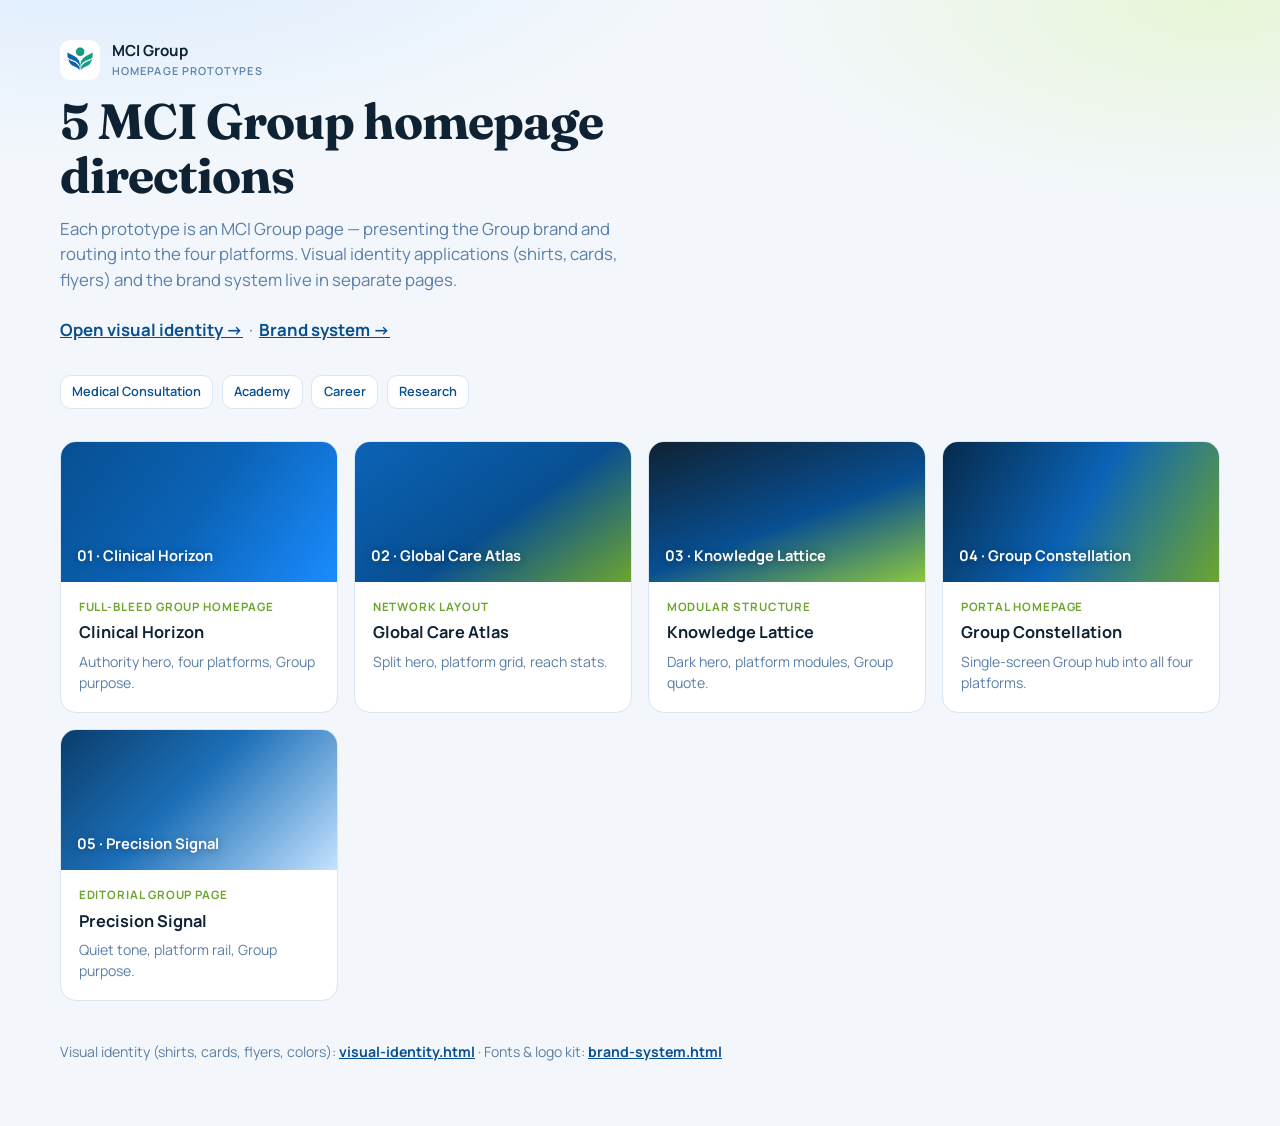
<file: index.html>
<!DOCTYPE html>
<html lang="en">
<head>
  <meta charset="utf-8">
  <meta name="viewport" content="width=device-width, initial-scale=1">
  <title>MCI Group — Homepage Prototypes</title>
  <link rel="preconnect" href="https://fonts.googleapis.com">
  <link rel="preconnect" href="https://fonts.gstatic.com" crossorigin>
  <link href="https://fonts.googleapis.com/css2?family=Fraunces:opsz,wght@9..144,500;9..144,700&family=Manrope:wght@400;500;600;700&display=swap" rel="stylesheet">
  <link rel="stylesheet" href="shared-system.css">
  <style>
    body {
      background:
        radial-gradient(1100px 460px at 8% -8%, #d9ecff 0%, transparent 55%),
        radial-gradient(900px 400px at 95% 0%, #e8f6d8 0%, transparent 50%),
        var(--mist);
    }
    .wrap { width: min(1160px, calc(100% - 2rem)); margin: 0 auto; padding: 2.5rem 0 4rem; }
    header { display: grid; gap: .85rem; margin-bottom: 2rem; max-width: 58ch; }
    header h1 { font-size: clamp(2rem, 4vw, 3.1rem); margin: 0; }
    header p { margin: 0; color: var(--muted); font-size: 1.05rem; }
    .platforms-row {
      display: flex; flex-wrap: wrap; gap: .55rem; margin-bottom: 2rem;
    }
    .platforms-row span {
      display: inline-flex; align-items: center; gap: .45rem;
      background: #fff; border: 1px solid var(--line); border-radius: .65rem;
      padding: .4rem .7rem; font-size: .8rem; font-weight: 600; color: var(--blue-dk);
    }
    .platforms-row img { width: 22px; height: 22px; }
    .grid { display: grid; grid-template-columns: repeat(auto-fit, minmax(260px, 1fr)); gap: 1rem; }
    a.card {
      display: flex; flex-direction: column; text-decoration: none; color: inherit;
      background: #fff; border: 1px solid var(--line); border-radius: 1rem; overflow: hidden;
      transition: transform .25s ease, box-shadow .25s ease;
    }
    a.card:hover { transform: translateY(-3px); box-shadow: var(--shadow); }
    .preview { height: 140px; position: relative; }
    .preview::after {
      content: attr(data-label); position: absolute; left: 1rem; bottom: 1rem;
      color: #fff; font-weight: 700; font-size: .92rem; text-shadow: 0 1px 8px rgba(0,0,0,.35);
    }
    .body { padding: 1rem 1.1rem 1.2rem; display: grid; gap: .35rem; }
    .body h3 { margin: 0; font-size: 1.02rem; font-family: var(--font-en); letter-spacing: 0; }
    .body p { margin: 0; color: var(--muted); font-size: .88rem; }
    .meta { font-size: .72rem; font-weight: 700; letter-spacing: .08em; text-transform: uppercase; color: var(--green); }
    .p1 { background: linear-gradient(125deg, #084f92, #0b63b6 50%, #1a8cff); }
    .p2 { background: linear-gradient(145deg, #0b63b6, #084f92 55%, #6ea52f); }
    .p3 { background: linear-gradient(160deg, #0f2234, #084f92 55%, #8cc63f); }
    .p4 { background: linear-gradient(120deg, #062a4a, #0b63b6, #6ea52f); }
    .p5 { background: linear-gradient(135deg, #0a3d6b, #1c6fb8 45%, #c5e3ff); }
    footer { margin-top: 2.5rem; color: var(--muted); font-size: .88rem; }
    footer a { color: var(--blue-dk); font-weight: 700; }
  </style>
</head>
<body>
  <div class="wrap">
    <header>
      <a class="brand-lockup" href="visual-identity.html">
        <img class="mark" src="assets/logos/mci-group-mark.jpg" alt="MCI Group" style="border-radius:10px;object-fit:contain;">
        <div><strong>MCI Group</strong><small>Homepage prototypes</small></div>
      </a>
      <h1>5 MCI Group homepage directions</h1>
      <p>
        Each prototype is an MCI Group page — presenting the Group brand and routing into the four platforms.
        Visual identity applications (shirts, cards, flyers) and the brand system live in separate pages.
      </p>
      <p style="margin:.75rem 0 0;">
        <a href="visual-identity.html" style="font-weight:700;color:var(--blue-dk);">Open visual identity →</a>
        &nbsp;·&nbsp;
        <a href="brand-system.html" style="font-weight:700;color:var(--blue-dk);">Brand system →</a>
      </p>
    </header>

    <div class="platforms-row" aria-label="Four platforms">
      <span>Medical Consultation</span>
      <span>Academy</span>
      <span>Career</span>
      <span>Research</span>
    </div>

    <div class="grid">
      <a class="card" href="01-clinical-horizon.html">
        <div class="preview p1" data-label="01 · Clinical Horizon"></div>
        <div class="body">
          <div class="meta">Full-bleed Group homepage</div>
          <h3>Clinical Horizon</h3>
          <p>Authority hero, four platforms, Group purpose.</p>
        </div>
      </a>
      <a class="card" href="02-global-care-atlas.html">
        <div class="preview p2" data-label="02 · Global Care Atlas"></div>
        <div class="body">
          <div class="meta">Network layout</div>
          <h3>Global Care Atlas</h3>
          <p>Split hero, platform grid, reach stats.</p>
        </div>
      </a>
      <a class="card" href="03-knowledge-lattice.html">
        <div class="preview p3" data-label="03 · Knowledge Lattice"></div>
        <div class="body">
          <div class="meta">Modular structure</div>
          <h3>Knowledge Lattice</h3>
          <p>Dark hero, platform modules, Group quote.</p>
        </div>
      </a>
      <a class="card" href="04-group-constellation.html">
        <div class="preview p4" data-label="04 · Group Constellation"></div>
        <div class="body">
          <div class="meta">Portal homepage</div>
          <h3>Group Constellation</h3>
          <p>Single-screen Group hub into all four platforms.</p>
        </div>
      </a>
      <a class="card" href="05-precision-signal.html">
        <div class="preview p5" data-label="05 · Precision Signal"></div>
        <div class="body">
          <div class="meta">Editorial Group page</div>
          <h3>Precision Signal</h3>
          <p>Quiet tone, platform rail, Group purpose.</p>
        </div>
      </a>
    </div>

    <footer>
      Visual identity (shirts, cards, flyers, colors): <a href="visual-identity.html">visual-identity.html</a>
      · Fonts &amp; logo kit: <a href="brand-system.html">brand-system.html</a>
    </footer>
  </div>
</body>
</html>
</file>
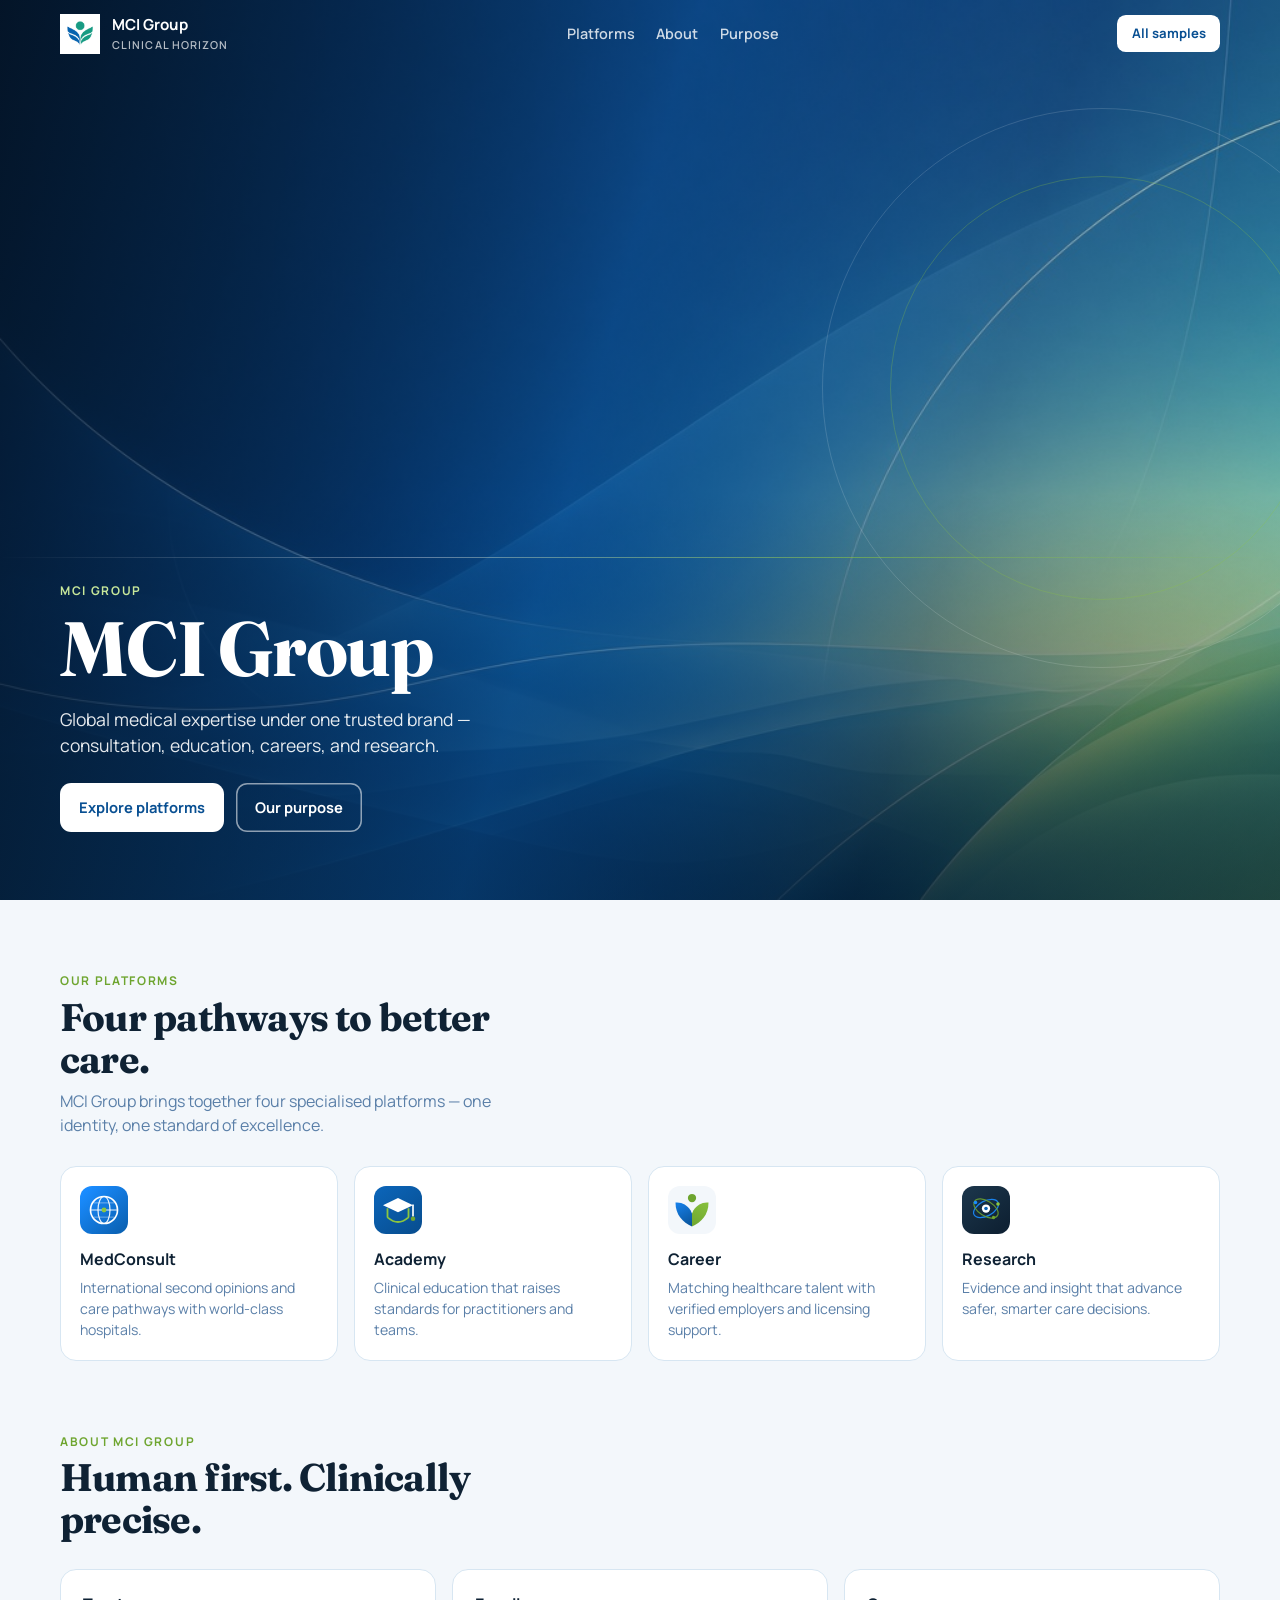
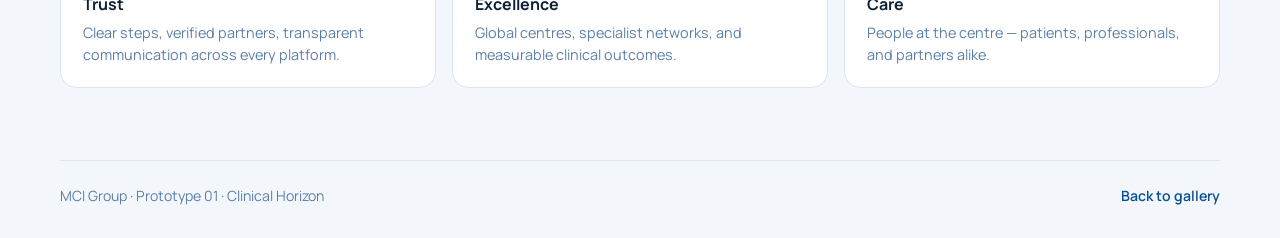
<file: 01-clinical-horizon.html>
<!DOCTYPE html>
<html lang="en">
<head>
  <meta charset="utf-8">
  <meta name="viewport" content="width=device-width, initial-scale=1">
  <title>MCI Group — Clinical Horizon</title>
  <link rel="preconnect" href="https://fonts.googleapis.com">
  <link rel="preconnect" href="https://fonts.gstatic.com" crossorigin>
  <link href="https://fonts.googleapis.com/css2?family=Fraunces:opsz,wght@9..144,500;9..144,700&family=Manrope:wght@400;500;600;700&display=swap" rel="stylesheet">
  <link rel="stylesheet" href="shared-system.css">
  <style>
    .hero {
      min-height: 100vh; min-height: 100dvh; color: #fff; position: relative;
      display: flex; flex-direction: column; overflow: hidden;
      background: #041628 url('assets/heroes/hero-clinical-horizon.jpg') center/cover no-repeat;
    }
    .hero::before {
      content: ""; position: absolute; inset: 0;
      background:
        linear-gradient(105deg, rgba(4,22,40,.88) 0%, rgba(8,79,146,.55) 46%, rgba(4,22,40,.35) 72%, rgba(110,165,47,.22) 100%),
        linear-gradient(to top, rgba(4,22,40,.75) 0%, transparent 45%);
    }
    .hero-ring {
      position: absolute; right: -8%; top: 12%; width: min(52vw, 560px); height: min(52vw, 560px);
      border: 1px solid rgba(255,255,255,.14); border-radius: 50%;
      animation: drift 18s ease-in-out infinite alternate; pointer-events: none;
    }
    .hero-ring::after {
      content: ""; position: absolute; inset: 12%;
      border: 1px solid rgba(140,198,63,.28); border-radius: 50%;
    }
    .hero-line {
      position: absolute; left: 0; right: 0; bottom: 38%; height: 1px;
      background: linear-gradient(90deg, transparent, rgba(255,255,255,.35), rgba(140,198,63,.55), transparent);
      pointer-events: none;
    }
    @keyframes drift { from { transform: translateY(0) rotate(0deg); } to { transform: translateY(18px) rotate(8deg); } }
    .hero > .container { position: relative; z-index: 2; width: min(1160px, calc(100% - 2rem)); flex: 1; display: flex; flex-direction: column; }
    .hero .hero-copy {
      margin-top: auto; color: #fff;
      opacity: 0; transform: translateY(16px); animation: rise .85s ease forwards .15s;
    }
    .hero .hero-copy p { color: rgba(255,255,255,.9); }
    @keyframes rise { to { opacity: 1; transform: none; } }
    section.block { padding: 4.5rem 0; }
    .section-head { max-width: 48ch; margin-bottom: 1.8rem; }
    .section-head h2 { font-size: clamp(1.9rem, 3vw, 2.6rem); margin: .35rem 0 .55rem; }
    .section-head p { margin: 0; color: var(--muted); }
    .values { display: grid; grid-template-columns: repeat(3, 1fr); gap: 1rem; }
    .values article {
      background: #fff; border: 1px solid var(--line); border-radius: var(--radius); padding: 1.35rem;
    }
    .values h3 { margin: 0 0 .4rem; font-family: var(--font-en); font-size: 1rem; letter-spacing: 0; }
    .values p { margin: 0; color: var(--muted); font-size: .9rem; }
    @media (max-width: 800px) {
      .values { grid-template-columns: 1fr; }
      .hero-ring { opacity: .4; }
    }
  </style>
</head>
<body>
  <header class="hero">
    <div class="hero-ring" aria-hidden="true"></div>
    <div class="hero-line" aria-hidden="true"></div>
    <div class="container">
      <nav class="mci-nav mci-nav--on-dark" aria-label="Primary">
        <a class="brand-lockup" href="index.html">
          <img class="mark" src="assets/logos/mci-group-mark.jpg" alt="">
          <div><strong>MCI Group</strong><small>Clinical Horizon</small></div>
        </a>
        <div class="mci-nav__links">
          <a href="#platforms">Platforms</a>
          <a href="#about">About</a>
          <a href="#purpose">Purpose</a>
        </div>
        <div class="mci-nav__actions">
          <a class="nav-cta" href="index.html">All samples</a>
        </div>
      </nav>
      <div class="hero-copy">
        <div class="kicker" style="color:#c8e89a">MCI Group</div>
        <h1>MCI Group</h1>
        <p>Global medical expertise under one trusted brand — consultation, education, careers, and research.</p>
        <div class="cta-row">
          <a class="btn btn-primary" href="#platforms" style="background:#fff;color:var(--blue-dk)">Explore platforms</a>
          <a class="btn btn-ghost" href="#about">Our purpose</a>
        </div>
      </div>
    </div>
  </header>

  <section class="block" id="platforms">
    <div class="container">
      <div class="section-head">
        <div class="kicker">Our platforms</div>
        <h2>Four pathways to better care.</h2>
        <p>MCI Group brings together four specialised platforms — one identity, one standard of excellence.</p>
      </div>
      <div class="platform-grid">
        <a class="platform-card" href="https://mci.med.sa" target="_blank" rel="noopener">
          <img class="mark" src="assets/concepts/mark-medconsult.svg" alt="">
          <h3>MedConsult</h3>
          <p>International second opinions and care pathways with world-class hospitals.</p>
        </a>
        <a class="platform-card" href="https://academy.mci.med.sa" target="_blank" rel="noopener">
          <img class="mark" src="assets/concepts/mark-academy.svg" alt="">
          <h3>Academy</h3>
          <p>Clinical education that raises standards for practitioners and teams.</p>
        </a>
        <a class="platform-card" href="https://career.mci.med.sa" target="_blank" rel="noopener">
          <img class="mark" src="assets/concepts/mark-career.svg" alt="">
          <h3>Career</h3>
          <p>Matching healthcare talent with verified employers and licensing support.</p>
        </a>
        <a class="platform-card" href="https://research.mci.med.sa" target="_blank" rel="noopener">
          <img class="mark" src="assets/concepts/mark-research.svg" alt="">
          <h3>Research</h3>
          <p>Evidence and insight that advance safer, smarter care decisions.</p>
        </a>
      </div>
    </div>
  </section>

  <section class="block" id="about" style="padding-top:0">
    <div class="container">
      <div class="section-head" id="purpose">
        <div class="kicker">About MCI Group</div>
        <h2>Human first. Clinically precise.</h2>
      </div>
      <div class="values">
        <article><h3>Trust</h3><p>Clear steps, verified partners, transparent communication across every platform.</p></article>
        <article><h3>Excellence</h3><p>Global centres, specialist networks, and measurable clinical outcomes.</p></article>
        <article><h3>Care</h3><p>People at the centre — patients, professionals, and partners alike.</p></article>
      </div>
    </div>
  </section>

  <footer class="site-footer container">
    <span>MCI Group · Prototype 01 · Clinical Horizon</span>
    <a href="index.html">Back to gallery</a>
  </footer>
</body>
</html>
</file>
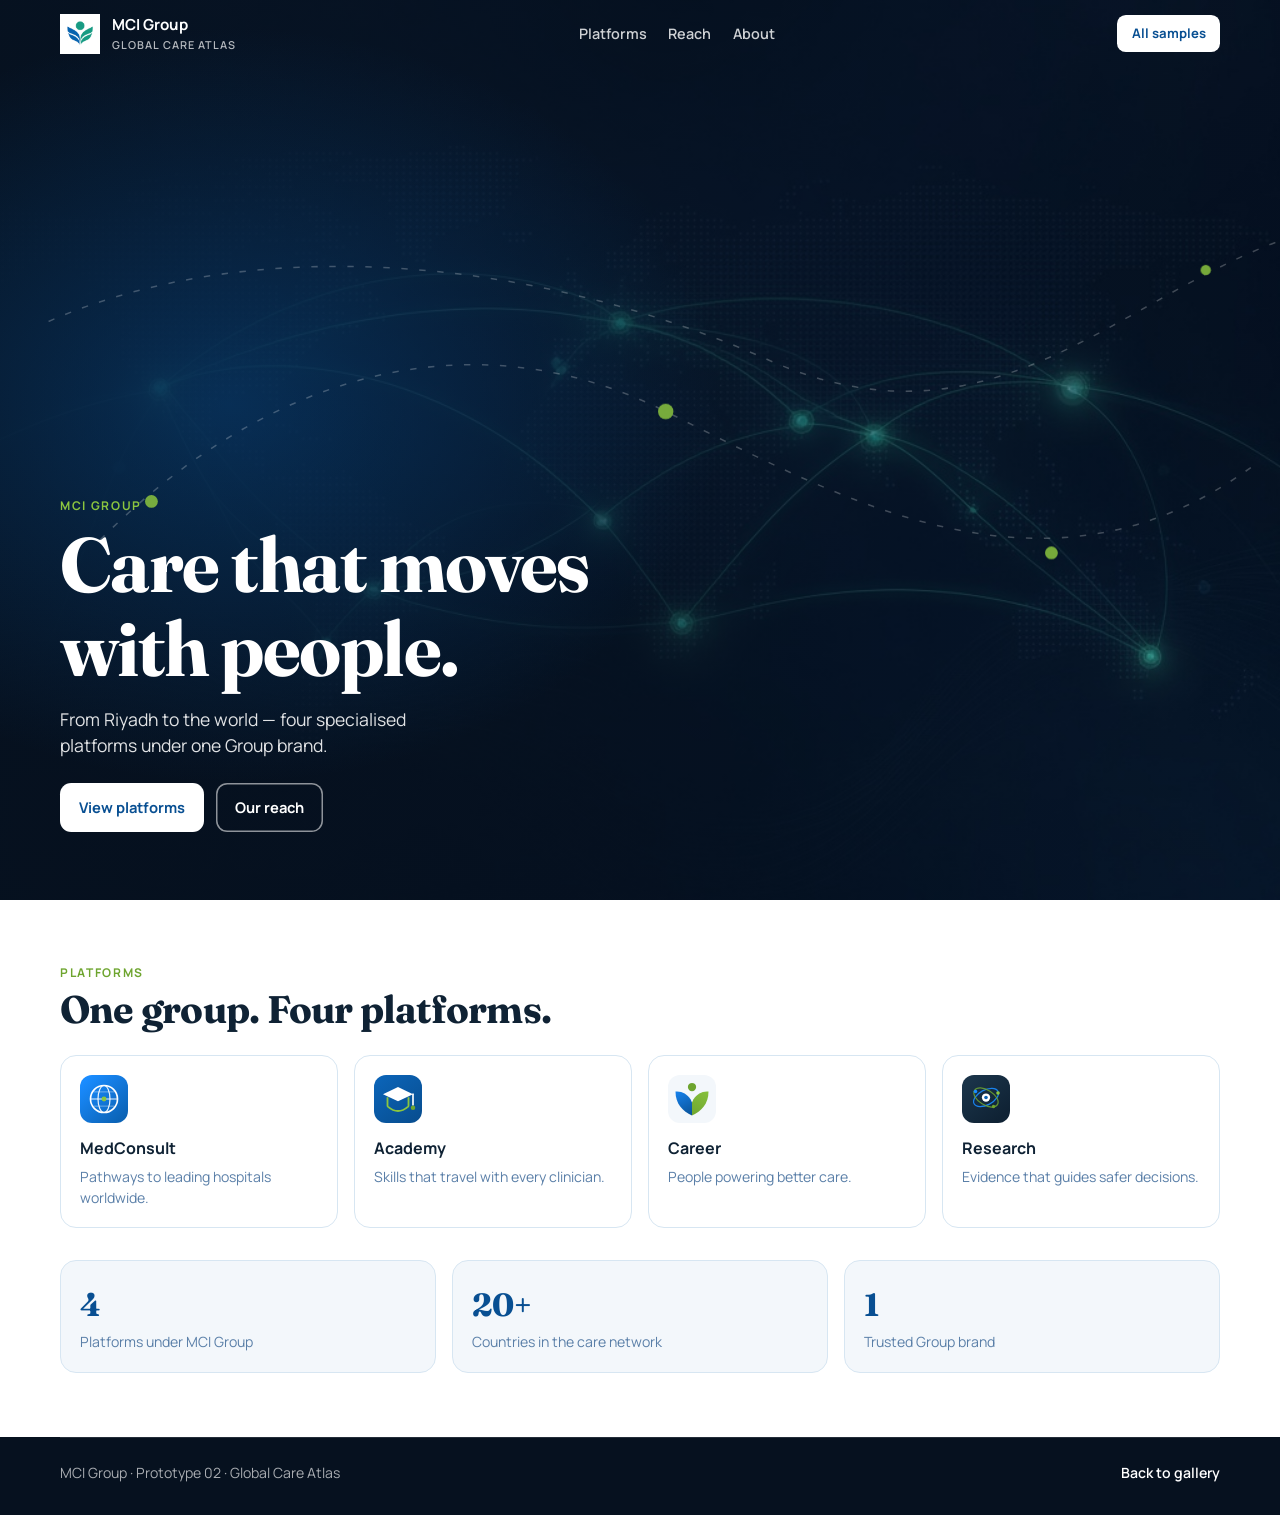
<file: 02-global-care-atlas.html>
<!DOCTYPE html>
<html lang="en">
<head>
  <meta charset="utf-8">
  <meta name="viewport" content="width=device-width, initial-scale=1">
  <title>MCI Group — Global Care Atlas</title>
  <link rel="preconnect" href="https://fonts.googleapis.com">
  <link rel="preconnect" href="https://fonts.gstatic.com" crossorigin>
  <link href="https://fonts.googleapis.com/css2?family=Fraunces:opsz,wght@9..144,500;9..144,700&family=Manrope:wght@400;500;600;700&display=swap" rel="stylesheet">
  <link rel="stylesheet" href="shared-system.css">
  <style>
    body { background: #06111f; color: #fff; }
    .hero {
      min-height: 100vh; min-height: 100dvh; position: relative; overflow: hidden;
      display: flex; flex-direction: column;
      background: #06111f url('assets/heroes/hero-global-atlas.jpg') center/cover no-repeat;
    }
    .hero::before {
      content: ""; position: absolute; inset: 0;
      background:
        radial-gradient(ellipse 55% 60% at 18% 45%, rgba(11,99,182,.35), transparent 70%),
        linear-gradient(90deg, rgba(6,17,31,.92) 0%, rgba(6,17,31,.72) 42%, rgba(6,17,31,.28) 100%);
    }
    .orbit { position: absolute; inset: 0; pointer-events: none; opacity: .85; }
    .orbit svg { width: 100%; height: 100%; }
    .dot { fill: #8CC63F; opacity: 0; animation: pop .7s ease forwards; }
    .dot:nth-child(1) { animation-delay: .3s; }
    .dot:nth-child(2) { animation-delay: .55s; }
    .dot:nth-child(3) { animation-delay: .8s; }
    .dot:nth-child(4) { animation-delay: 1.05s; }
    .path {
      fill: none; stroke: rgba(255,255,255,.28); stroke-width: 1.2;
      stroke-dasharray: 5 9; animation: dash 22s linear infinite;
    }
    @keyframes pop { to { opacity: 1; } }
    @keyframes dash { to { stroke-dashoffset: -160; } }
    .hero > .container { position: relative; z-index: 3; flex: 1; display: flex; flex-direction: column; }
    .hero .hero-copy { margin-top: auto; }
    .hero .hero-copy p { color: rgba(255,255,255,.88); }
    .strip { background: #fff; color: var(--ink); padding: 4rem 0; }
    .stats { display: grid; grid-template-columns: repeat(3, 1fr); gap: 1rem; margin-top: 2rem; }
    .stats div { background: var(--mist); border: 1px solid var(--line); border-radius: var(--radius); padding: 1.2rem; }
    .stats b { font-family: var(--font-en-display); font-size: 2rem; color: var(--blue-dk); display: block; }
    .stats span { color: var(--muted); font-size: .88rem; }
    .site-footer { color: rgba(255,255,255,.65); border-top-color: rgba(255,255,255,.12); }
    .site-footer a { color: #fff; }
    @media (max-width: 900px) { .stats { grid-template-columns: 1fr; } }
  </style>
</head>
<body>
  <header class="hero">
    <div class="orbit" aria-hidden="true">
      <svg viewBox="0 0 1200 700" preserveAspectRatio="xMidYMid slice">
        <path class="path" d="M180 420C320 280 480 250 620 320S920 480 1080 360"/>
        <path class="path" d="M140 250C300 180 520 200 700 280S980 220 1120 180"/>
        <circle class="dot" cx="220" cy="390" r="5"/>
        <circle class="dot" cx="620" cy="320" r="6"/>
        <circle class="dot" cx="920" cy="430" r="5"/>
        <circle class="dot" cx="1040" cy="210" r="4"/>
      </svg>
    </div>
    <div class="container">
      <nav class="mci-nav mci-nav--on-dark" aria-label="Primary">
        <a class="brand-lockup" href="index.html">
          <img class="mark" src="assets/logos/mci-group-mark.jpg" alt="">
          <div><strong>MCI Group</strong><small>Global Care Atlas</small></div>
        </a>
        <div class="mci-nav__links">
          <a href="#platforms">Platforms</a>
          <a href="#reach">Reach</a>
          <a href="#about">About</a>
        </div>
        <div class="mci-nav__actions">
          <a class="nav-cta" href="index.html">All samples</a>
        </div>
      </nav>
      <div class="hero-copy">
        <div class="kicker" style="color:var(--green-lt)">MCI Group</div>
        <h1>Care that moves with people.</h1>
        <p>From Riyadh to the world — four specialised platforms under one Group brand.</p>
        <div class="cta-row">
          <a class="btn btn-primary" href="#platforms" style="background:#fff;color:var(--blue-dk)">View platforms</a>
          <a class="btn btn-ghost" href="#reach">Our reach</a>
        </div>
      </div>
    </div>
  </header>

  <section class="strip" id="platforms">
    <div class="container">
      <div class="kicker">Platforms</div>
      <h2 style="font-size:clamp(1.8rem,3vw,2.4rem);margin:.4rem 0 1.5rem;color:var(--ink)">One group. Four platforms.</h2>
      <div class="platform-grid">
        <a class="platform-card" href="https://mci.med.sa" target="_blank" rel="noopener">
          <img class="mark" src="assets/concepts/mark-medconsult.svg" alt="">
          <h3>MedConsult</h3>
          <p>Pathways to leading hospitals worldwide.</p>
        </a>
        <a class="platform-card" href="https://academy.mci.med.sa" target="_blank" rel="noopener">
          <img class="mark" src="assets/concepts/mark-academy.svg" alt="">
          <h3>Academy</h3>
          <p>Skills that travel with every clinician.</p>
        </a>
        <a class="platform-card" href="https://career.mci.med.sa" target="_blank" rel="noopener">
          <img class="mark" src="assets/concepts/mark-career.svg" alt="">
          <h3>Career</h3>
          <p>People powering better care.</p>
        </a>
        <a class="platform-card" href="https://research.mci.med.sa" target="_blank" rel="noopener">
          <img class="mark" src="assets/concepts/mark-research.svg" alt="">
          <h3>Research</h3>
          <p>Evidence that guides safer decisions.</p>
        </a>
      </div>
      <div class="stats" id="reach">
        <div><b>4</b><span>Platforms under MCI Group</span></div>
        <div><b>20+</b><span>Countries in the care network</span></div>
        <div id="about"><b>1</b><span>Trusted Group brand</span></div>
      </div>
    </div>
  </section>

  <footer class="site-footer container">
    <span>MCI Group · Prototype 02 · Global Care Atlas</span>
    <a href="index.html">Back to gallery</a>
  </footer>
</body>
</html>
</file>
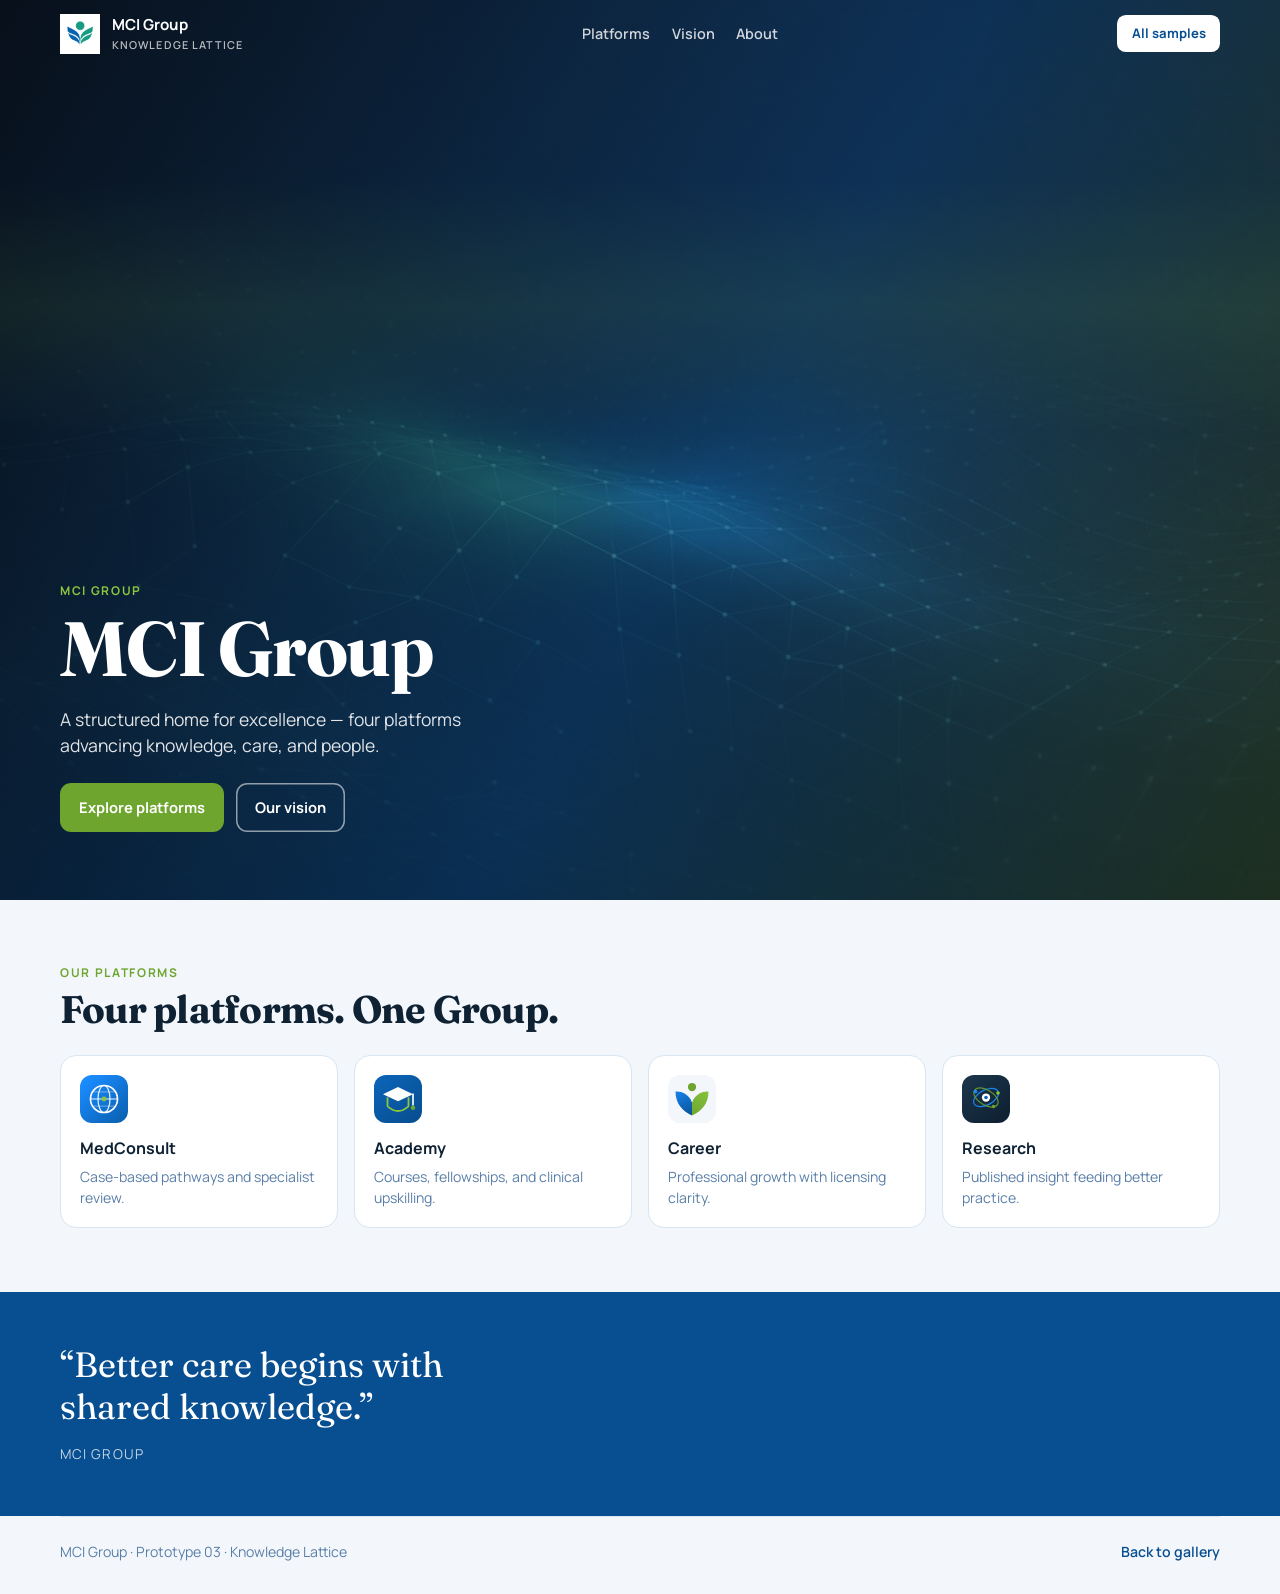
<file: 03-knowledge-lattice.html>
<!DOCTYPE html>
<html lang="en">
<head>
  <meta charset="utf-8">
  <meta name="viewport" content="width=device-width, initial-scale=1">
  <title>MCI Group — Knowledge Lattice</title>
  <link rel="preconnect" href="https://fonts.googleapis.com">
  <link rel="preconnect" href="https://fonts.gstatic.com" crossorigin>
  <link href="https://fonts.googleapis.com/css2?family=Fraunces:opsz,wght@9..144,500;9..144,700&family=Manrope:wght@400;500;600;700&display=swap" rel="stylesheet">
  <link rel="stylesheet" href="shared-system.css">
  <style>
    .hero {
      min-height: 100vh; min-height: 100dvh; color: #fff;
      display: flex; flex-direction: column;
      position: relative; overflow: hidden;
      background: #070f1a url('assets/heroes/hero-knowledge-lattice.jpg') center/cover no-repeat;
    }
    .hero::before {
      content: ""; position: absolute; inset: 0;
      background:
        linear-gradient(120deg, rgba(7,15,26,.9) 0%, rgba(8,79,146,.45) 55%, rgba(110,165,47,.2) 100%),
        linear-gradient(to top, rgba(7,15,26,.7), transparent 40%);
    }
    .scan {
      position: absolute; left: 0; right: 0; height: 28%; top: 20%;
      background: linear-gradient(180deg, transparent, rgba(140,198,63,.08), transparent);
      animation: scan 7s ease-in-out infinite; pointer-events: none;
    }
    @keyframes scan {
      0%, 100% { transform: translateY(0); opacity: .4; }
      50% { transform: translateY(120%); opacity: .9; }
    }
    .hero > .container { position: relative; z-index: 2; flex: 1; display: flex; flex-direction: column; }
    .hero .hero-copy { margin-top: auto; }
    .hero .hero-copy p { color: rgba(255,255,255,.88); }
    .modules { padding: 4rem 0; }
    .modules h2 { font-size: clamp(1.8rem, 3vw, 2.4rem); margin: .4rem 0 1.5rem; }
    .quote { background: var(--blue-dk); color: #fff; padding: 3.2rem 0; }
    .quote blockquote {
      margin: 0; font-family: var(--font-en-display); font-size: clamp(1.5rem, 3vw, 2.2rem);
      max-width: 18ch; line-height: 1.2;
    }
    .quote cite {
      display: block; margin-top: 1rem; font-style: normal; opacity: .75;
      font-size: .85rem; letter-spacing: .08em; text-transform: uppercase;
    }
  </style>
</head>
<body>
  <header class="hero">
    <div class="scan" aria-hidden="true"></div>
    <div class="container">
      <nav class="mci-nav mci-nav--on-dark" aria-label="Primary">
        <a class="brand-lockup" href="index.html">
          <img class="mark" src="assets/logos/mci-group-mark.jpg" alt="">
          <div><strong>MCI Group</strong><small>Knowledge Lattice</small></div>
        </a>
        <div class="mci-nav__links">
          <a href="#platforms">Platforms</a>
          <a href="#quote">Vision</a>
          <a href="#about">About</a>
        </div>
        <div class="mci-nav__actions">
          <a class="nav-cta" href="index.html">All samples</a>
        </div>
      </nav>
      <div class="hero-copy">
        <div class="kicker" style="color:var(--green-lt)">MCI Group</div>
        <h1>MCI Group</h1>
        <p>A structured home for excellence — four platforms advancing knowledge, care, and people.</p>
        <div class="cta-row">
          <a class="btn btn-primary" href="#platforms" style="background:var(--green)">Explore platforms</a>
          <a class="btn btn-ghost" href="#quote">Our vision</a>
        </div>
      </div>
    </div>
  </header>

  <section class="modules container" id="platforms">
    <div class="kicker">Our platforms</div>
    <h2>Four platforms. One Group.</h2>
    <div class="platform-grid">
      <a class="platform-card" href="https://mci.med.sa" target="_blank" rel="noopener">
        <img class="mark" src="assets/concepts/mark-medconsult.svg" alt="">
        <h3>MedConsult</h3>
        <p>Case-based pathways and specialist review.</p>
      </a>
      <a class="platform-card" href="https://academy.mci.med.sa" target="_blank" rel="noopener">
        <img class="mark" src="assets/concepts/mark-academy.svg" alt="">
        <h3>Academy</h3>
        <p>Courses, fellowships, and clinical upskilling.</p>
      </a>
      <a class="platform-card" href="https://career.mci.med.sa" target="_blank" rel="noopener">
        <img class="mark" src="assets/concepts/mark-career.svg" alt="">
        <h3>Career</h3>
        <p>Professional growth with licensing clarity.</p>
      </a>
      <a class="platform-card" href="https://research.mci.med.sa" target="_blank" rel="noopener">
        <img class="mark" src="assets/concepts/mark-research.svg" alt="">
        <h3>Research</h3>
        <p>Published insight feeding better practice.</p>
      </a>
    </div>
  </section>

  <div class="quote" id="quote">
    <div class="container" id="about">
      <blockquote>“Better care begins with shared knowledge.”</blockquote>
      <cite>MCI Group</cite>
    </div>
  </div>

  <footer class="site-footer container">
    <span>MCI Group · Prototype 03 · Knowledge Lattice</span>
    <a href="index.html">Back to gallery</a>
  </footer>
</body>
</html>
</file>
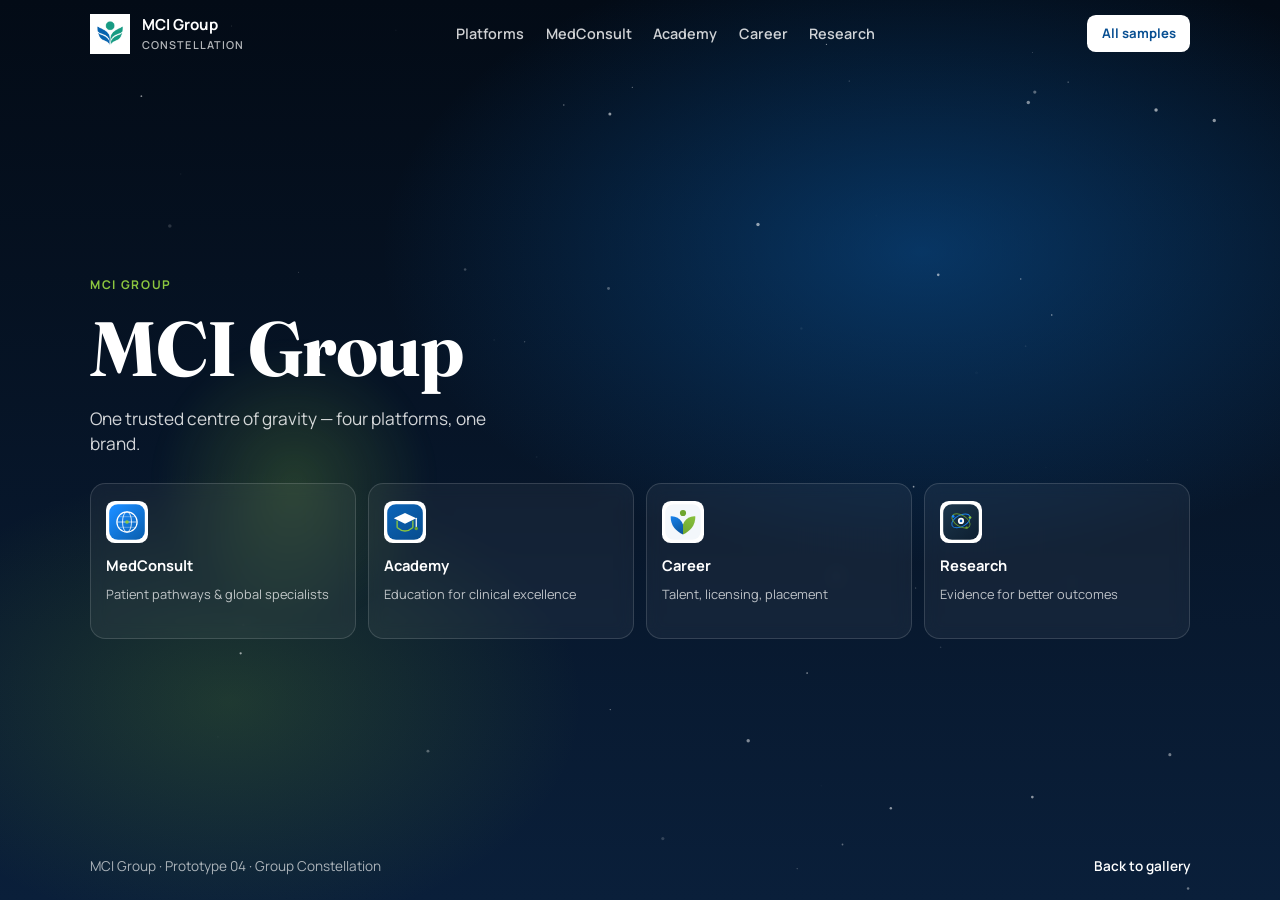
<file: 04-group-constellation.html>
<!DOCTYPE html>
<html lang="en">
<head>
  <meta charset="utf-8">
  <meta name="viewport" content="width=device-width, initial-scale=1">
  <title>MCI Group — Group Constellation</title>
  <link rel="preconnect" href="https://fonts.googleapis.com">
  <link rel="preconnect" href="https://fonts.gstatic.com" crossorigin>
  <link href="https://fonts.googleapis.com/css2?family=Fraunces:opsz,wght@9..144,500;9..144,700&family=Manrope:wght@400;500;600;700&display=swap" rel="stylesheet">
  <link rel="stylesheet" href="shared-system.css">
  <style>
    body { background: #030b16; color: #fff; }
    .hero {
      min-height: 100vh; min-height: 100dvh; position: relative; overflow: hidden;
      background:
        radial-gradient(900px 520px at 72% 28%, rgba(11,99,182,.45), transparent 60%),
        radial-gradient(640px 420px at 18% 78%, rgba(110,165,47,.22), transparent 55%),
        linear-gradient(180deg, #030b16, #0a1f3a);
    }
    canvas#field { position: absolute; inset: 0; width: 100%; height: 100%; }
    .glow {
      position: absolute; width: 280px; height: 280px; border-radius: 50%;
      background: radial-gradient(circle, rgba(140,198,63,.22), transparent 70%);
      top: 38%; left: 12%; filter: blur(8px); animation: pulse 5s ease-in-out infinite; pointer-events: none;
    }
    @keyframes pulse { 50% { transform: scale(1.15); opacity: .7; } }
    .frame {
      position: relative; z-index: 2; width: min(1100px, calc(100% - 2rem)); margin: 0 auto;
      min-height: 100vh; min-height: 100dvh;
      display: flex; flex-direction: column; padding: 0 0 1.5rem;
    }
    .main { flex: 1; display: grid; align-content: center; gap: .85rem; padding: 1.5rem 0 2rem; }
    .main h1 { font-size: clamp(2.8rem, 6.5vw, 4.8rem); margin: 0; max-width: 9ch; }
    .main .tag { margin: 0; max-width: 38ch; color: rgba(255,255,255,.82); font-size: 1.08rem; }
    .grid4 {
      display: grid; grid-template-columns: repeat(4, 1fr); gap: .75rem; margin-top: .75rem;
    }
    .grid4 a {
      text-decoration: none; color: #fff;
      background: rgba(255,255,255,.05); border: 1px solid rgba(255,255,255,.14);
      border-radius: .95rem; padding: 1.05rem .95rem; min-height: 156px;
      backdrop-filter: blur(8px);
      transition: background .25s ease, transform .25s ease, border-color .25s ease;
    }
    .grid4 a:hover {
      background: rgba(11,99,182,.38); border-color: rgba(140,198,63,.55); transform: translateY(-4px);
    }
    .grid4 img {
      width: 42px; height: 42px; margin-bottom: .7rem;
      background: #fff; border-radius: .55rem; padding: .2rem;
    }
    .grid4 strong { display: block; font-size: .92rem; margin-bottom: .3rem; }
    .grid4 span { font-size: .8rem; color: rgba(255,255,255,.72); line-height: 1.35; }
    .bottom {
      display: flex; justify-content: space-between; gap: 1rem; flex-wrap: wrap;
      color: rgba(255,255,255,.65); font-size: .85rem;
    }
    .bottom a { color: #fff; font-weight: 600; text-decoration: none; }
    @media (max-width: 800px) { .grid4 { grid-template-columns: 1fr 1fr; } }
    @media (max-width: 480px) { .grid4 { grid-template-columns: 1fr; } }
  </style>
</head>
<body>
  <header class="hero">
    <canvas id="field" aria-hidden="true"></canvas>
    <div class="glow" aria-hidden="true"></div>
    <div class="frame">
      <nav class="mci-nav mci-nav--on-dark" aria-label="Primary">
        <a class="brand-lockup" href="index.html">
          <img class="mark" src="assets/logos/mci-group-mark.jpg" alt="">
          <div><strong>MCI Group</strong><small>Constellation</small></div>
        </a>
        <div class="mci-nav__links">
          <a href="#platforms">Platforms</a>
          <a href="#medconsult">MedConsult</a>
          <a href="#academy">Academy</a>
          <a href="#career">Career</a>
          <a href="#research">Research</a>
        </div>
        <div class="mci-nav__actions">
          <a class="nav-cta" href="index.html">All samples</a>
        </div>
      </nav>
      <div class="main">
        <div class="kicker" style="color:var(--green-lt)">MCI Group</div>
        <h1>MCI Group</h1>
        <p class="tag">One trusted centre of gravity — four platforms, one brand.</p>
        <div class="grid4" id="platforms">
          <a id="medconsult" href="https://mci.med.sa" target="_blank" rel="noopener">
            <img src="assets/concepts/mark-medconsult.svg" alt="">
            <strong>MedConsult</strong>
            <span>Patient pathways &amp; global specialists</span>
          </a>
          <a id="academy" href="https://academy.mci.med.sa" target="_blank" rel="noopener">
            <img src="assets/concepts/mark-academy.svg" alt="">
            <strong>Academy</strong>
            <span>Education for clinical excellence</span>
          </a>
          <a id="career" href="https://career.mci.med.sa" target="_blank" rel="noopener">
            <img src="assets/concepts/mark-career.svg" alt="">
            <strong>Career</strong>
            <span>Talent, licensing, placement</span>
          </a>
          <a id="research" href="https://research.mci.med.sa" target="_blank" rel="noopener">
            <img src="assets/concepts/mark-research.svg" alt="">
            <strong>Research</strong>
            <span>Evidence for better outcomes</span>
          </a>
        </div>
      </div>
      <div class="bottom">
        <span>MCI Group · Prototype 04 · Group Constellation</span>
        <a href="index.html">Back to gallery</a>
      </div>
    </div>
  </header>
  <script>
    const c = document.getElementById('field');
    const ctx = c.getContext('2d');
    let w, h, stars = [];
    function resize() {
      w = c.width = window.innerWidth;
      h = c.height = window.innerHeight;
      stars = Array.from({ length: 70 }, () => ({
        x: Math.random() * w, y: Math.random() * h,
        r: Math.random() * 1.5 + 0.3,
        a: Math.random() * Math.PI * 2,
        s: 0.002 + Math.random() * 0.004
      }));
    }
    function draw() {
      ctx.clearRect(0, 0, w, h);
      stars.forEach((p) => {
        p.a += p.s;
        const o = 0.25 + Math.sin(p.a) * 0.35;
        ctx.beginPath();
        ctx.arc(p.x, p.y, p.r, 0, Math.PI * 2);
        ctx.fillStyle = `rgba(255,255,255,${o})`;
        ctx.fill();
      });
      requestAnimationFrame(draw);
    }
    resize(); draw();
    window.addEventListener('resize', resize);
  </script>
</body>
</html>
</file>
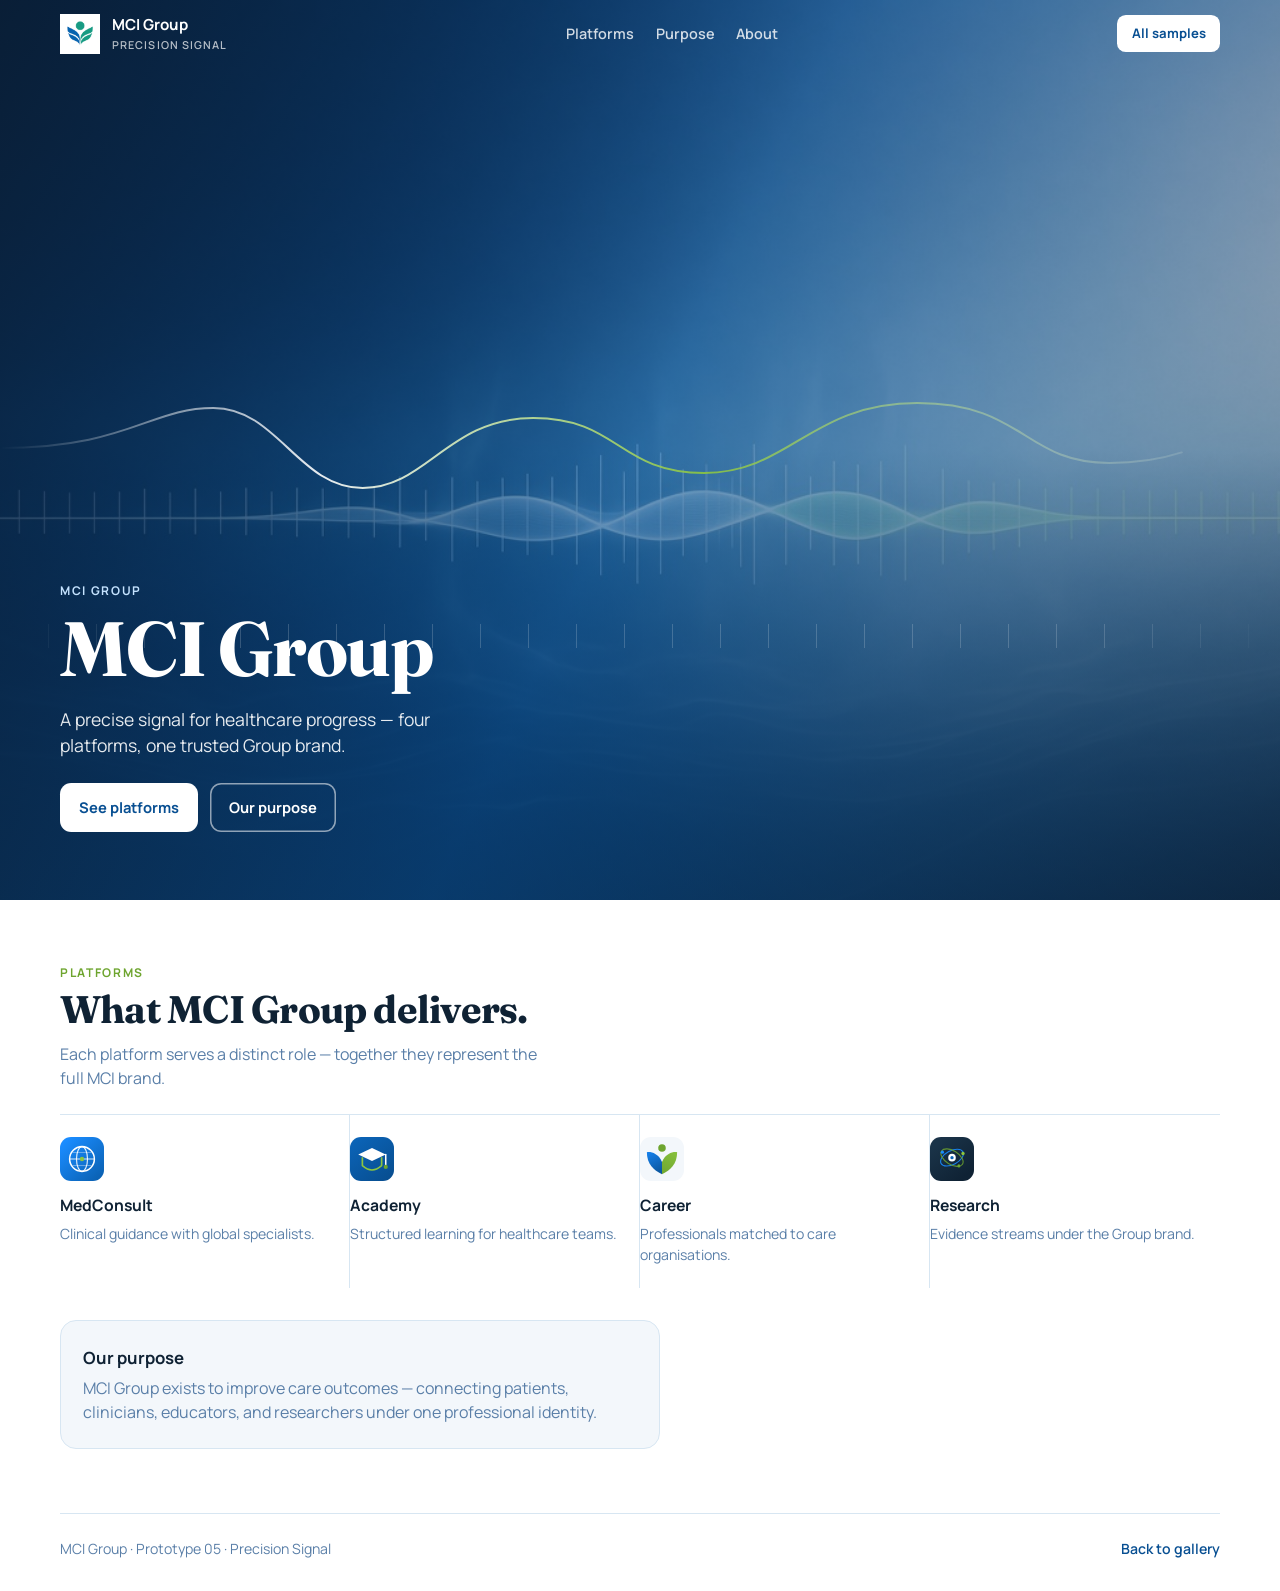
<file: 05-precision-signal.html>
<!DOCTYPE html>
<html lang="en">
<head>
  <meta charset="utf-8">
  <meta name="viewport" content="width=device-width, initial-scale=1">
  <title>MCI Group — Precision Signal</title>
  <link rel="preconnect" href="https://fonts.googleapis.com">
  <link rel="preconnect" href="https://fonts.gstatic.com" crossorigin>
  <link href="https://fonts.googleapis.com/css2?family=Fraunces:opsz,wght@9..144,500;9..144,700&family=Manrope:wght@400;500;600;700&display=swap" rel="stylesheet">
  <link rel="stylesheet" href="shared-system.css">
  <style>
    body { background: #fff; }
    .hero {
      min-height: 100vh; min-height: 100dvh; color: #fff;
      display: flex; flex-direction: column;
      position: relative; overflow: hidden;
      background: #0a2038 url('assets/heroes/hero-precision-signal.jpg') center/cover no-repeat;
    }
    .hero::before {
      content: ""; position: absolute; inset: 0;
      background:
        linear-gradient(115deg, rgba(10,32,56,.9) 0%, rgba(8,79,146,.55) 50%, rgba(10,32,56,.4) 100%),
        linear-gradient(to top, rgba(10,32,56,.85) 0%, transparent 50%);
    }
    .signal {
      position: absolute; left: 0; right: 0; top: 42%; height: 120px; pointer-events: none; opacity: .9;
    }
    .signal svg { width: 100%; height: 100%; display: block; }
    .wave {
      fill: none; stroke: url(#sg); stroke-width: 2; stroke-linecap: round;
      stroke-dasharray: 1200; stroke-dashoffset: 1200;
      animation: draw 2.4s ease forwards .3s, hum 4s ease-in-out infinite 2.6s;
    }
    @keyframes draw { to { stroke-dashoffset: 0; } }
    @keyframes hum { 50% { opacity: .65; } }
    .ticks {
      position: absolute; inset: auto 0 28% 0; height: 24px;
      background: repeating-linear-gradient(90deg, rgba(255,255,255,.18) 0 1px, transparent 1px 48px);
      mask-image: linear-gradient(90deg, transparent, #000 15%, #000 85%, transparent);
      pointer-events: none;
    }
    .hero > .container { position: relative; z-index: 2; flex: 1; display: flex; flex-direction: column; }
    .hero .hero-copy { margin-top: auto; }
    .hero .hero-copy p { color: rgba(255,255,255,.9); }
    section { padding: 4rem 0; }
    .rail {
      display: grid; grid-template-columns: repeat(4, 1fr); gap: 0;
      border-top: 1px solid var(--line); margin-top: 1.5rem;
    }
    .rail a {
      display: block; text-decoration: none; color: inherit;
      padding: 1.4rem 1rem 1.4rem 0; border-right: 1px solid var(--line);
      transition: background .2s ease;
    }
    .rail a:last-child { border-right: 0; }
    .rail a:hover { background: var(--mist); }
    .rail img { width: 44px; height: 44px; margin-bottom: .8rem; }
    .rail h3 { margin: 0 0 .35rem; font-size: .98rem; font-family: var(--font-en); letter-spacing: 0; }
    .rail p { margin: 0; color: var(--muted); font-size: .88rem; }
    .purpose {
      background: var(--mist); border: 1px solid var(--line); border-radius: 1rem;
      padding: 1.5rem 1.4rem; margin-top: 2rem; max-width: 60ch;
    }
    .purpose h3 { margin: 0 0 .4rem; font-size: 1.05rem; font-family: var(--font-en); letter-spacing: 0; }
    .purpose p { margin: 0; color: var(--muted); }
    @media (max-width: 820px) {
      .rail { grid-template-columns: 1fr 1fr; }
      .rail a { border-right: 0; border-bottom: 1px solid var(--line); }
    }
  </style>
</head>
<body>
  <header class="hero">
    <div class="signal" aria-hidden="true">
      <svg viewBox="0 0 1200 120" preserveAspectRatio="none">
        <defs>
          <linearGradient id="sg" x1="0" y1="0" x2="1" y2="0">
            <stop offset="0" stop-color="#ffffff" stop-opacity="0"/>
            <stop offset=".25" stop-color="#ffffff"/>
            <stop offset=".55" stop-color="#8CC63F"/>
            <stop offset="1" stop-color="#ffffff" stop-opacity="0"/>
          </linearGradient>
        </defs>
        <path class="wave" d="M0 70 C120 70 140 30 200 30 S280 110 340 110 420 40 500 40 580 95 660 95 760 25 860 25 960 85 1040 85 1120 55 1200 55"/>
      </svg>
    </div>
    <div class="ticks" aria-hidden="true"></div>
    <div class="container">
      <nav class="mci-nav mci-nav--on-dark" aria-label="Primary">
        <a class="brand-lockup" href="index.html">
          <img class="mark" src="assets/logos/mci-group-mark.jpg" alt="">
          <div><strong>MCI Group</strong><small>Precision Signal</small></div>
        </a>
        <div class="mci-nav__links">
          <a href="#platforms">Platforms</a>
          <a href="#purpose">Purpose</a>
          <a href="#about">About</a>
        </div>
        <div class="mci-nav__actions">
          <a class="nav-cta" href="index.html">All samples</a>
        </div>
      </nav>
      <div class="hero-copy">
        <div class="kicker" style="color:#c5e3ff">MCI Group</div>
        <h1>MCI Group</h1>
        <p>A precise signal for healthcare progress — four platforms, one trusted Group brand.</p>
        <div class="cta-row">
          <a class="btn btn-primary" href="#platforms" style="background:#fff;color:var(--blue-dk)">See platforms</a>
          <a class="btn btn-ghost" href="#purpose">Our purpose</a>
        </div>
      </div>
    </div>
  </header>

  <section class="container" id="platforms">
    <div class="kicker">Platforms</div>
    <h2 style="font-size:clamp(1.8rem,3vw,2.5rem);margin:.4rem 0 .7rem;">What MCI Group delivers.</h2>
    <p style="color:var(--muted);max-width:48ch;margin:0">Each platform serves a distinct role — together they represent the full MCI brand.</p>
    <div class="rail">
      <a href="https://mci.med.sa" target="_blank" rel="noopener">
        <img src="assets/concepts/mark-medconsult.svg" alt="">
        <h3>MedConsult</h3>
        <p>Clinical guidance with global specialists.</p>
      </a>
      <a href="https://academy.mci.med.sa" target="_blank" rel="noopener">
        <img src="assets/concepts/mark-academy.svg" alt="">
        <h3>Academy</h3>
        <p>Structured learning for healthcare teams.</p>
      </a>
      <a href="https://career.mci.med.sa" target="_blank" rel="noopener">
        <img src="assets/concepts/mark-career.svg" alt="">
        <h3>Career</h3>
        <p>Professionals matched to care organisations.</p>
      </a>
      <a href="https://research.mci.med.sa" target="_blank" rel="noopener">
        <img src="assets/concepts/mark-research.svg" alt="">
        <h3>Research</h3>
        <p>Evidence streams under the Group brand.</p>
      </a>
    </div>
    <div class="purpose" id="purpose">
      <h3 id="about">Our purpose</h3>
      <p>MCI Group exists to improve care outcomes — connecting patients, clinicians, educators, and researchers under one professional identity.</p>
    </div>
  </section>

  <footer class="site-footer container">
    <span>MCI Group · Prototype 05 · Precision Signal</span>
    <a href="index.html">Back to gallery</a>
  </footer>
</body>
</html>
</file>
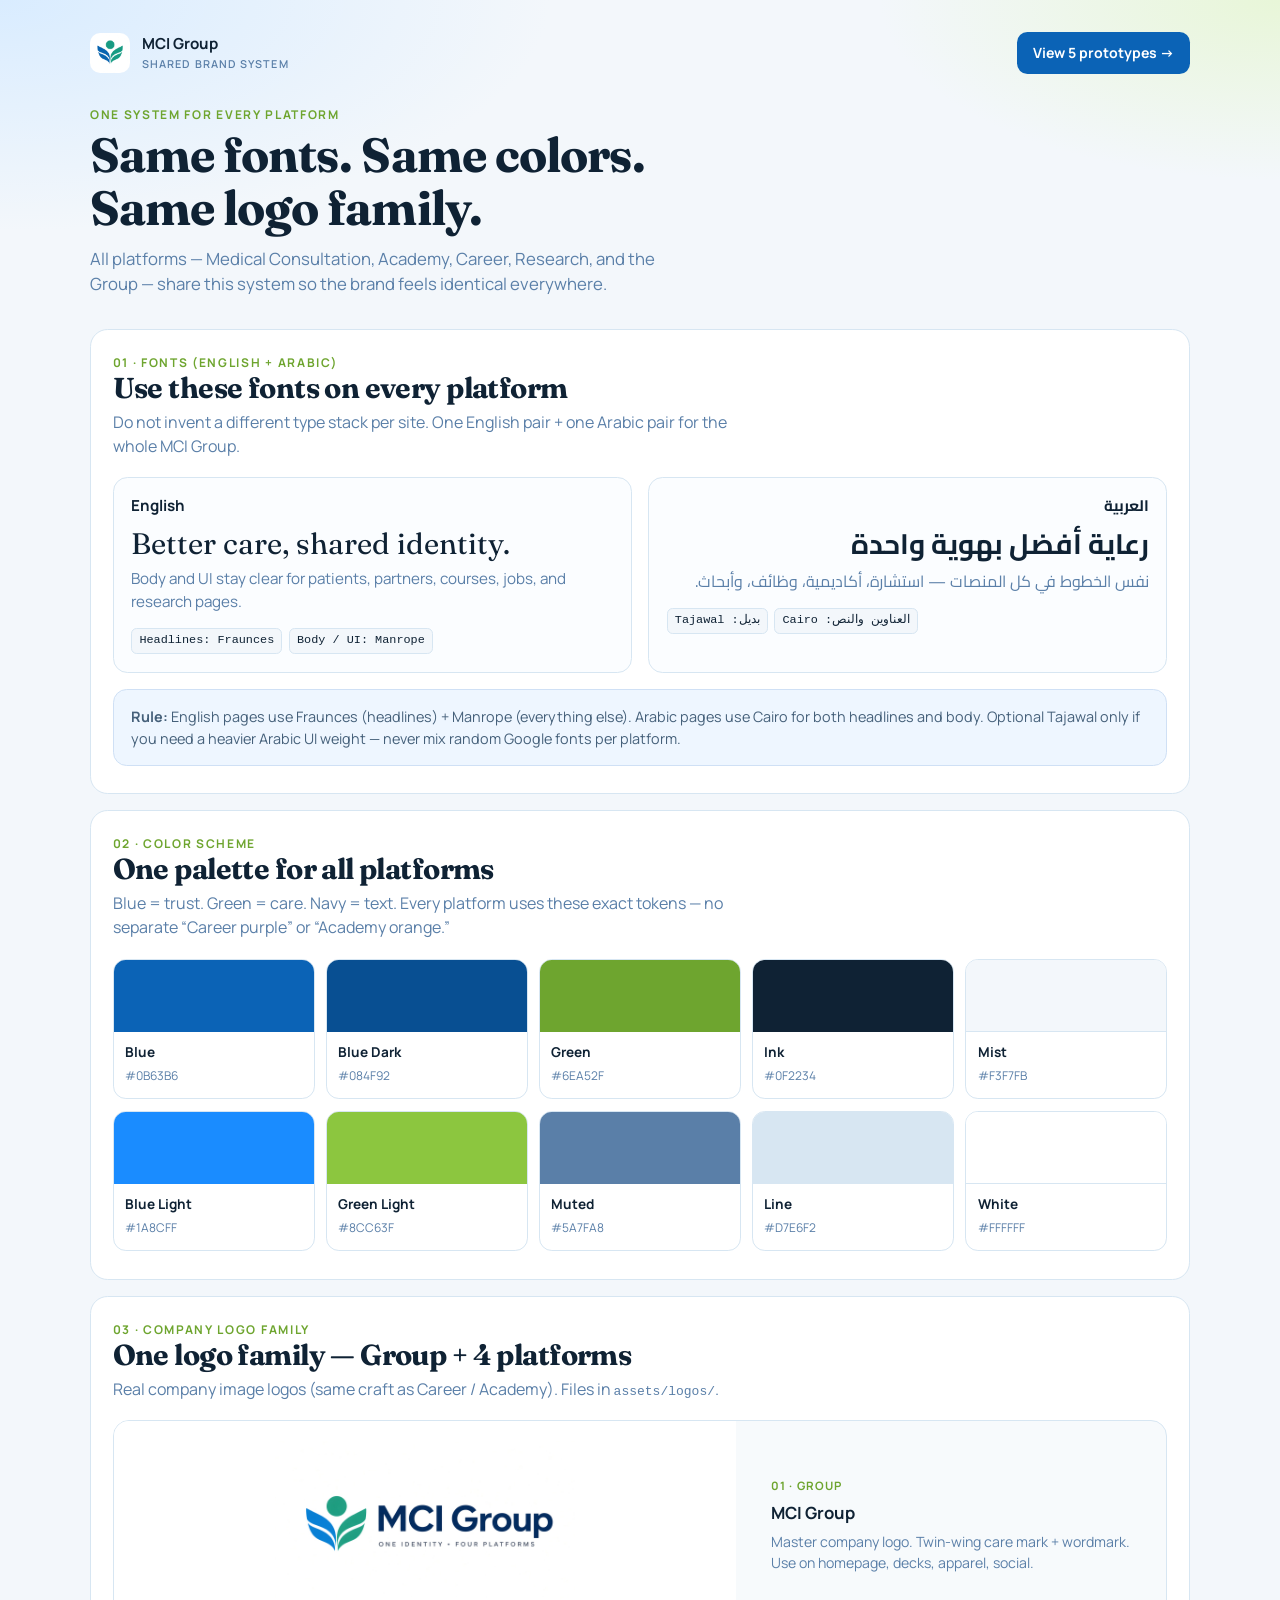
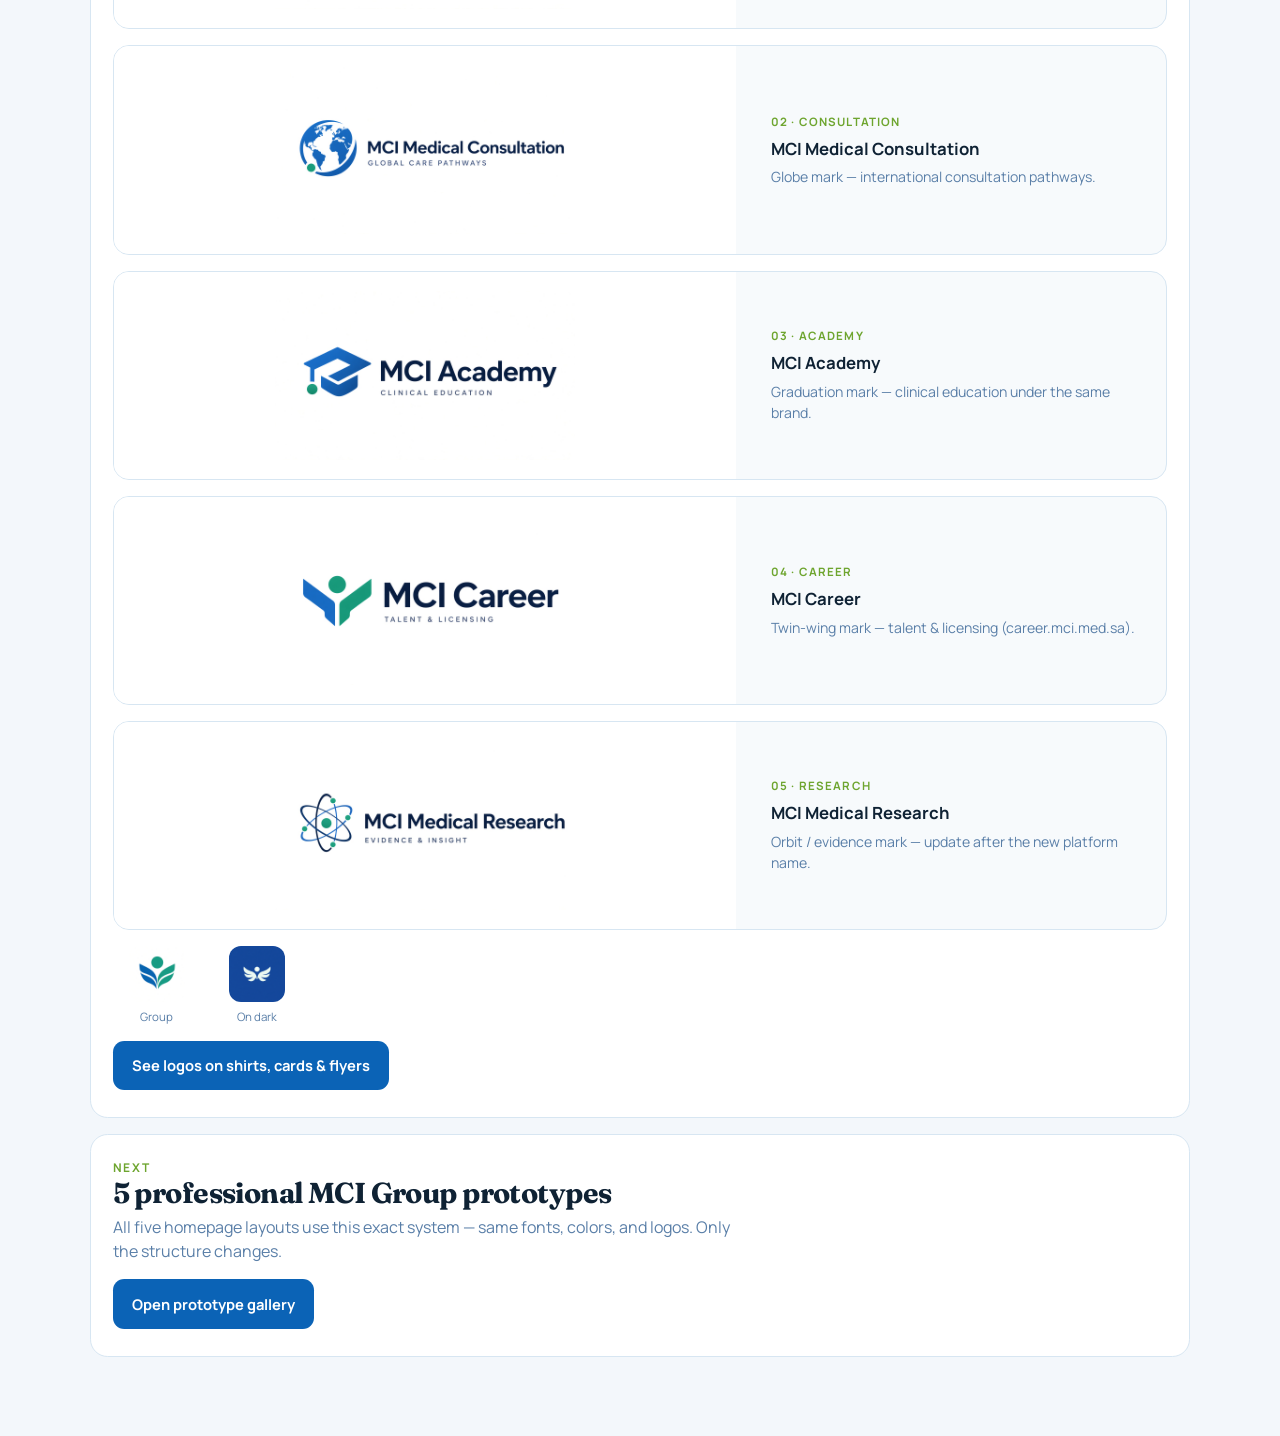
<file: brand-system.html>
<!DOCTYPE html>
<html lang="en">
<head>
  <meta charset="utf-8">
  <meta name="viewport" content="width=device-width, initial-scale=1">
  <title>MCI Group — Shared Brand System</title>
  <link rel="preconnect" href="https://fonts.googleapis.com">
  <link rel="preconnect" href="https://fonts.gstatic.com" crossorigin>
  <link href="https://fonts.googleapis.com/css2?family=Cairo:wght@400;600;700&family=Fraunces:opsz,wght@9..144,500;9..144,700&family=Manrope:wght@400;500;600;700&family=Tajawal:wght@400;500;700;800&display=swap" rel="stylesheet">
  <link rel="stylesheet" href="shared-system.css">
  <style>
    body {
      background:
        radial-gradient(1000px 420px at 0% 0%, #d9ecff 0%, transparent 55%),
        radial-gradient(800px 360px at 100% 0%, #e8f6d8 0%, transparent 50%),
        var(--mist);
    }
    .wrap { width: min(1100px, calc(100% - 2rem)); margin: 0 auto; padding: 2rem 0 4rem; }
    .top { display: flex; justify-content: space-between; gap: 1rem; flex-wrap: wrap; align-items: center; margin-bottom: 2rem; }
    .top a.back {
      text-decoration: none; font-weight: 700; color: #fff; background: var(--blue);
      padding: .65rem 1rem; border-radius: .65rem; font-size: .88rem;
    }
    header { max-width: 58ch; margin-bottom: 2rem; }
    header h1 { font-size: clamp(2rem, 4vw, 3rem); margin: .35rem 0 .7rem; }
    header p { margin: 0; color: var(--muted); font-size: 1.05rem; }
    .panel {
      background: #fff; border: 1px solid var(--line); border-radius: 1.1rem;
      padding: 1.5rem 1.35rem 1.7rem; margin-bottom: 1rem;
    }
    .panel h2 { margin: 0 0 .4rem; font-size: clamp(1.4rem, 2.5vw, 1.8rem); }
    .panel .intro { color: var(--muted); margin: 0 0 1.2rem; max-width: 62ch; }
    .rule {
      display: grid; grid-template-columns: 1fr 1fr; gap: 1rem; margin-bottom: 1rem;
    }
    .rule .box {
      border: 1px solid var(--line); border-radius: .9rem; padding: 1.1rem; background: #fbfdff;
    }
    .rule .box h3 { margin: 0 0 .55rem; font-size: .95rem; font-family: var(--font-en); letter-spacing: 0; }
    .en-sample .big { font-family: var(--font-en-display); font-size: 1.85rem; margin: 0 0 .45rem; line-height: 1.15; }
    .en-sample .small { margin: 0; color: var(--muted); font-size: .95rem; }
    .ar-sample { direction: rtl; font-family: var(--font-ar); text-align: right; }
    .ar-sample .big { font-size: 1.75rem; font-weight: 700; margin: 0 0 .45rem; line-height: 1.25; color: var(--ink); }
    .ar-sample .small { margin: 0; color: var(--muted); font-size: 1rem; }
    .meta { display: flex; flex-wrap: wrap; gap: .4rem; margin-top: .9rem; }
    .meta code {
      background: var(--mist); border: 1px solid var(--line); border-radius: .35rem;
      padding: .2rem .45rem; font-size: .74rem;
    }
    .swatches { display: grid; grid-template-columns: repeat(5, 1fr); gap: .7rem; }
    .swatch { border: 1px solid var(--line); border-radius: .8rem; overflow: hidden; background: #fff; }
    .swatch i { display: block; height: 72px; }
    .swatch div { padding: .65rem .7rem .75rem; }
    .swatch strong { display: block; font-size: .85rem; }
    .swatch span { font-size: .75rem; color: var(--muted); }
    .logos { display: grid; gap: 1rem; }
    .logo-row {
      display: grid; grid-template-columns: 1.2fr .8fr; gap: 1rem; align-items: stretch;
      border: 1px solid var(--line); border-radius: 1rem; overflow: hidden; background: #f7fafc;
    }
    .logo-row .lock { padding: 1.2rem; display: grid; place-items: center; background: #fff; }
    .logo-row .lock img { width: min(100%, 300px); height: auto; }
    .logo-row .side { padding: 1.15rem 1.2rem; display: grid; align-content: center; gap: .35rem; }
    .logo-row .side .n { font-size: .72rem; font-weight: 700; letter-spacing: .1em; text-transform: uppercase; color: var(--green); }
    .logo-row .side h3 { margin: 0; font-size: 1.05rem; font-family: var(--font-en); letter-spacing: 0; }
    .logo-row .side p { margin: 0; color: var(--muted); font-size: .88rem; }
    .marks { display: flex; flex-wrap: wrap; gap: .75rem; margin-top: 1rem; }
    .marks figure {
      margin: 0; width: 88px; text-align: center; font-size: .72rem; color: var(--muted);
    }
    .marks img { width: 56px; height: 56px; margin: 0 auto .35rem; }
    .note {
      margin-top: 1rem; padding: 1rem 1.1rem; border-radius: .85rem;
      background: #eef6ff; border: 1px solid #cfe0f5; color: #45607a; font-size: .9rem;
    }
    @media (max-width: 800px) {
      .rule, .logo-row, .swatches { grid-template-columns: 1fr; }
      .swatches { grid-template-columns: 1fr 1fr; }
    }
  </style>
</head>
<body>
  <div class="wrap">
    <div class="top">
      <a class="brand-lockup" href="index.html">
        <img class="mark" src="assets/logos/mci-group-mark.jpg" alt="MCI Group" style="border-radius:10px;object-fit:contain;">
        <div><strong>MCI Group</strong><small>Shared brand system</small></div>
      </a>
      <a class="back" href="index.html">View 5 prototypes →</a>
    </div>

    <header>
      <div class="kicker">One system for every platform</div>
      <h1>Same fonts. Same colors. Same logo family.</h1>
      <p>All platforms — Medical Consultation, Academy, Career, Research, and the Group — share this system so the brand feels identical everywhere.</p>
    </header>

    <section class="panel" id="fonts">
      <div class="kicker">01 · Fonts (English + Arabic)</div>
      <h2>Use these fonts on every platform</h2>
      <p class="intro">Do not invent a different type stack per site. One English pair + one Arabic pair for the whole MCI Group.</p>

      <div class="rule">
        <div class="box en-sample">
          <h3>English</h3>
          <p class="big">Better care, shared identity.</p>
          <p class="small">Body and UI stay clear for patients, partners, courses, jobs, and research pages.</p>
          <div class="meta">
            <code>Headlines: Fraunces</code>
            <code>Body / UI: Manrope</code>
          </div>
        </div>
        <div class="box ar-sample">
          <h3 style="font-family:var(--font-ar);text-align:right;">العربية</h3>
          <p class="big">رعاية أفضل بهوية واحدة</p>
          <p class="small">نفس الخطوط في كل المنصات — استشارة، أكاديمية، وظائف، وأبحاث.</p>
          <div class="meta" style="justify-content:flex-end;">
            <code>العناوين والنص: Cairo</code>
            <code>بديل: Tajawal</code>
          </div>
        </div>
      </div>

      <div class="note">
        <strong>Rule:</strong> English pages use Fraunces (headlines) + Manrope (everything else). Arabic pages use Cairo for both headlines and body. Optional Tajawal only if you need a heavier Arabic UI weight — never mix random Google fonts per platform.
      </div>
    </section>

    <section class="panel" id="colors">
      <div class="kicker">02 · Color scheme</div>
      <h2>One palette for all platforms</h2>
      <p class="intro">Blue = trust. Green = care. Navy = text. Every platform uses these exact tokens — no separate “Career purple” or “Academy orange.”</p>

      <div class="swatches">
        <div class="swatch"><i style="background:#0B63B6"></i><div><strong>Blue</strong><span>#0B63B6</span></div></div>
        <div class="swatch"><i style="background:#084F92"></i><div><strong>Blue Dark</strong><span>#084F92</span></div></div>
        <div class="swatch"><i style="background:#6EA52F"></i><div><strong>Green</strong><span>#6EA52F</span></div></div>
        <div class="swatch"><i style="background:#0F2234"></i><div><strong>Ink</strong><span>#0F2234</span></div></div>
        <div class="swatch"><i style="background:#F3F7FB;border-bottom:1px solid var(--line)"></i><div><strong>Mist</strong><span>#F3F7FB</span></div></div>
      </div>
      <div class="swatches" style="margin-top:.7rem;">
        <div class="swatch"><i style="background:#1A8CFF"></i><div><strong>Blue Light</strong><span>#1A8CFF</span></div></div>
        <div class="swatch"><i style="background:#8CC63F"></i><div><strong>Green Light</strong><span>#8CC63F</span></div></div>
        <div class="swatch"><i style="background:#5A7FA8"></i><div><strong>Muted</strong><span>#5A7FA8</span></div></div>
        <div class="swatch"><i style="background:#D7E6F2"></i><div><strong>Line</strong><span>#D7E6F2</span></div></div>
        <div class="swatch"><i style="background:#FFFFFF;border-bottom:1px solid var(--line)"></i><div><strong>White</strong><span>#FFFFFF</span></div></div>
      </div>
    </section>

    <section class="panel" id="logos">
      <div class="kicker">03 · Company logo family</div>
      <h2>One logo family — Group + 4 platforms</h2>
      <p class="intro">Real company image logos (same craft as Career / Academy). Files in <code>assets/logos/</code>.</p>

      <div class="logos">
        <article class="logo-row">
          <div class="lock"><img src="assets/logos/mci-group.jpg" alt="MCI Group"></div>
          <div class="side">
            <div class="n">01 · Group</div>
            <h3>MCI Group</h3>
            <p>Master company logo. Twin-wing care mark + wordmark. Use on homepage, decks, apparel, social.</p>
          </div>
        </article>
        <article class="logo-row">
          <div class="lock"><img src="assets/logos/mci-consultation.jpg" alt="MCI Medical Consultation"></div>
          <div class="side">
            <div class="n">02 · Consultation</div>
            <h3>MCI Medical Consultation</h3>
            <p>Globe mark — international consultation pathways.</p>
          </div>
        </article>
        <article class="logo-row">
          <div class="lock"><img src="assets/logos/mci-academy.jpg" alt="MCI Academy"></div>
          <div class="side">
            <div class="n">03 · Academy</div>
            <h3>MCI Academy</h3>
            <p>Graduation mark — clinical education under the same brand.</p>
          </div>
        </article>
        <article class="logo-row">
          <div class="lock"><img src="assets/logos/mci-career.jpg" alt="MCI Career"></div>
          <div class="side">
            <div class="n">04 · Career</div>
            <h3>MCI Career</h3>
            <p>Twin-wing mark — talent &amp; licensing (career.mci.med.sa).</p>
          </div>
        </article>
        <article class="logo-row">
          <div class="lock"><img src="assets/logos/mci-research.jpg" alt="MCI Medical Research"></div>
          <div class="side">
            <div class="n">05 · Research</div>
            <h3>MCI Medical Research</h3>
            <p>Orbit / evidence mark — update after the new platform name.</p>
          </div>
        </article>
      </div>

      <div class="marks">
        <figure><img src="assets/logos/mci-group-mark.jpg" alt="" style="width:56px;height:56px;object-fit:contain;border-radius:12px;"><figcaption>Group</figcaption></figure>
        <figure><img src="assets/logos/mci-group-mark-white.jpg" alt="" style="width:56px;height:56px;object-fit:contain;border-radius:12px;"><figcaption>On dark</figcaption></figure>
      </div>
      <p style="margin:1rem 0 0;"><a class="btn btn-primary" href="visual-identity.html">See logos on shirts, cards &amp; flyers</a></p>
    </section>

    <section class="panel">
      <div class="kicker">Next</div>
      <h2>5 professional MCI Group prototypes</h2>
      <p class="intro" style="margin-bottom:1rem;">All five homepage layouts use this exact system — same fonts, colors, and logos. Only the structure changes.</p>
      <a class="btn btn-primary" href="index.html">Open prototype gallery</a>
    </section>
  </div>
</body>
</html>
</file>
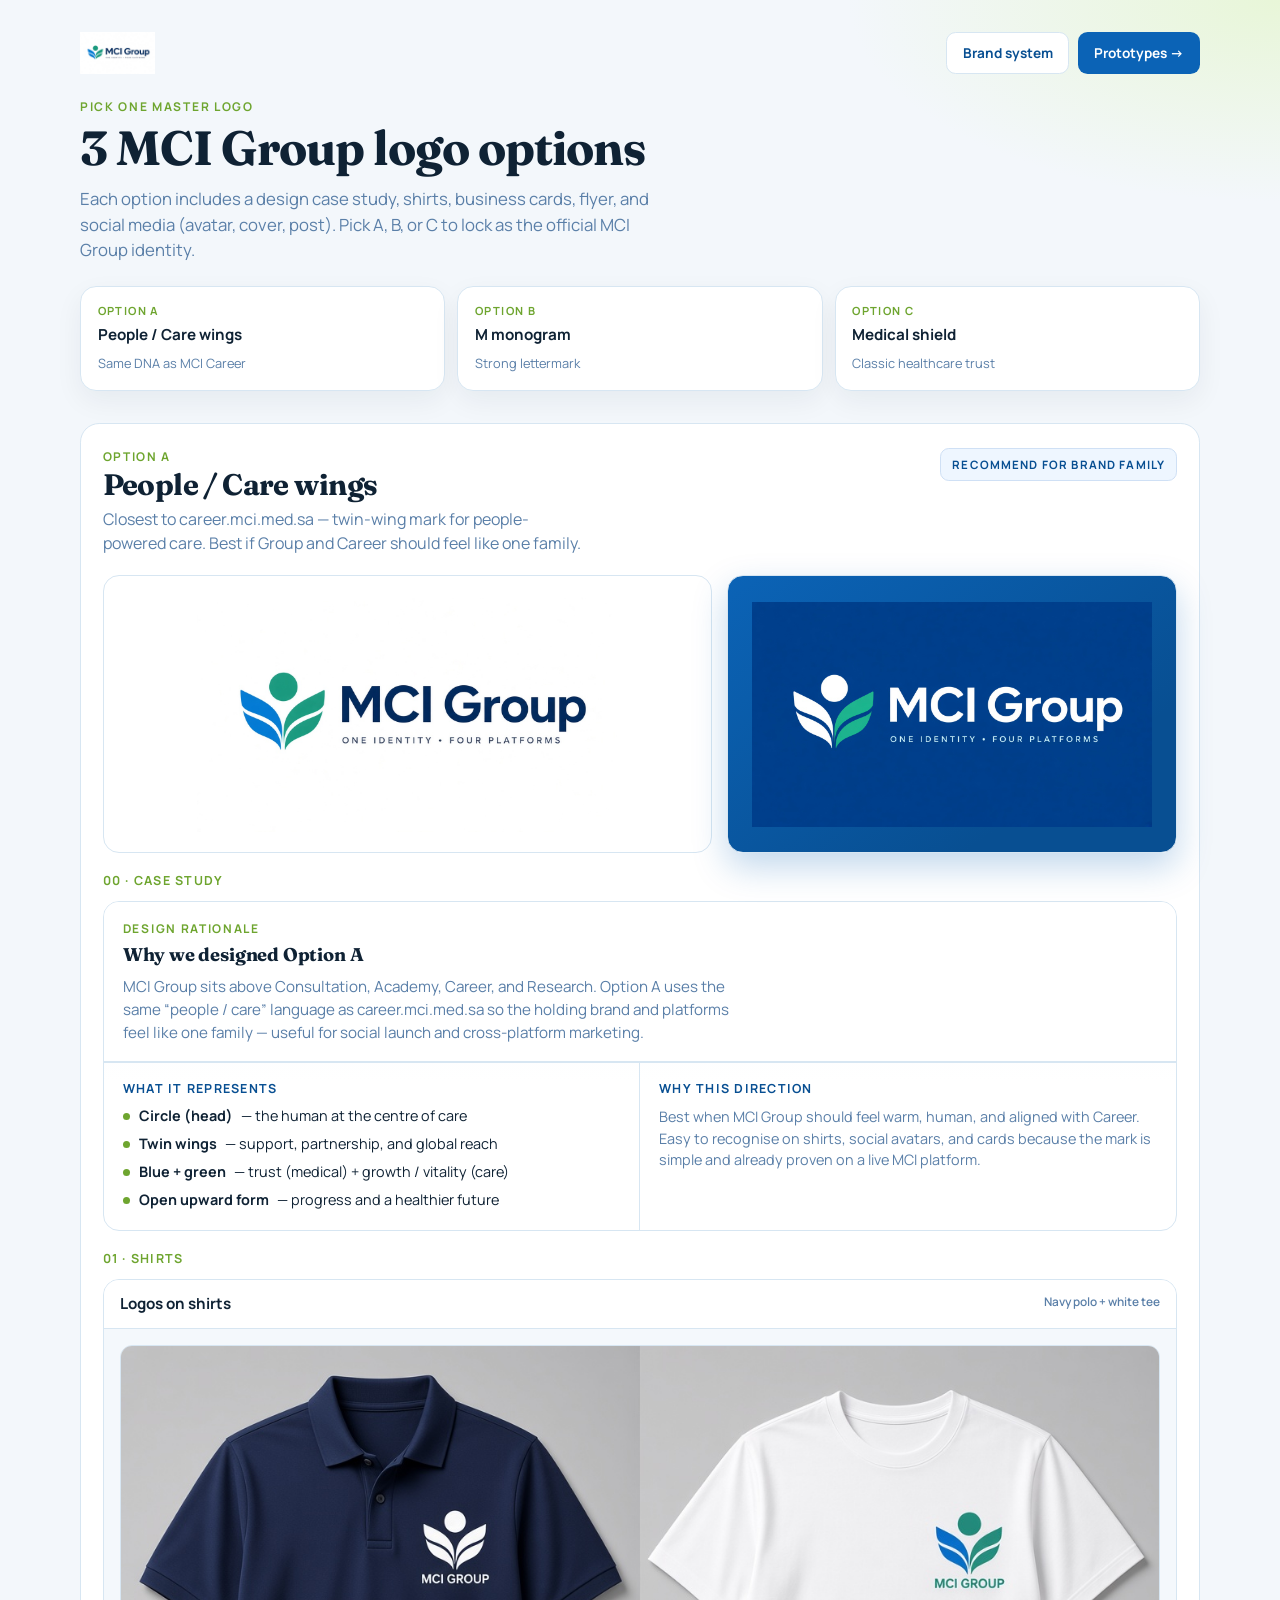
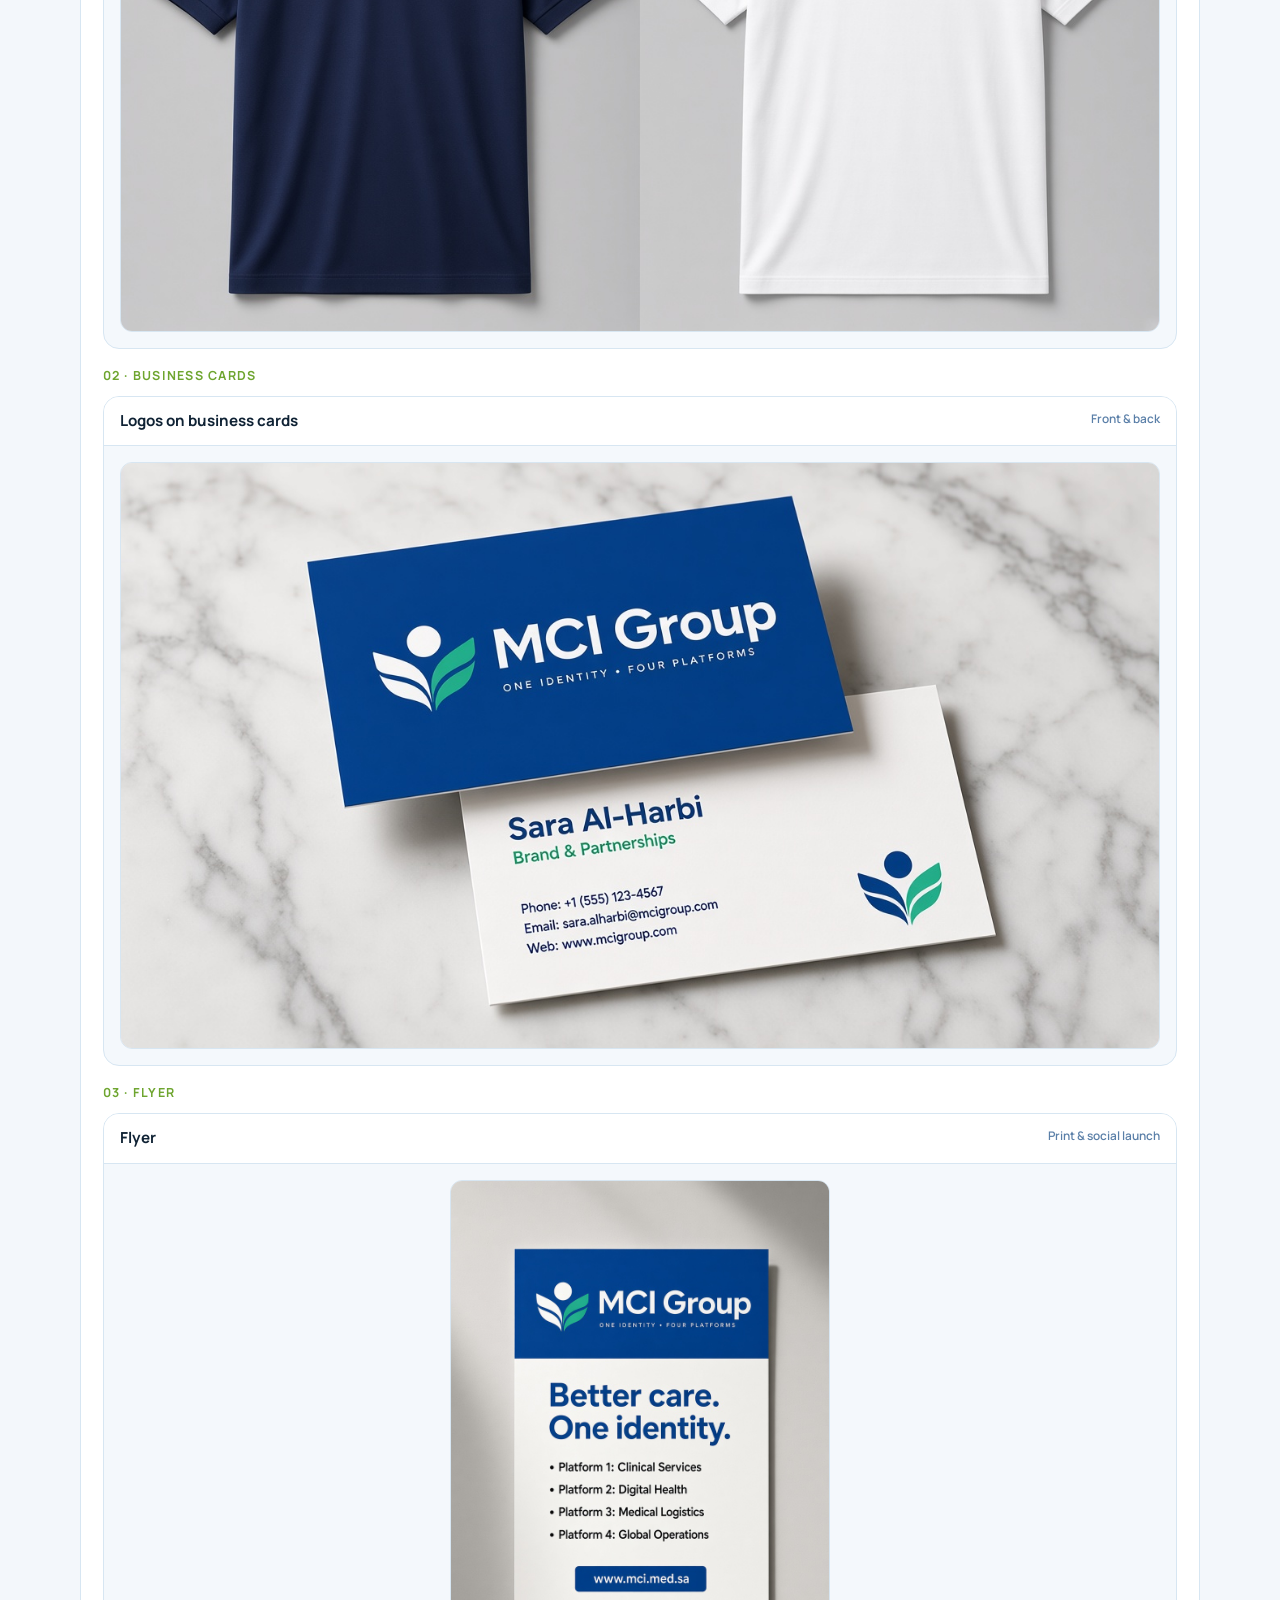
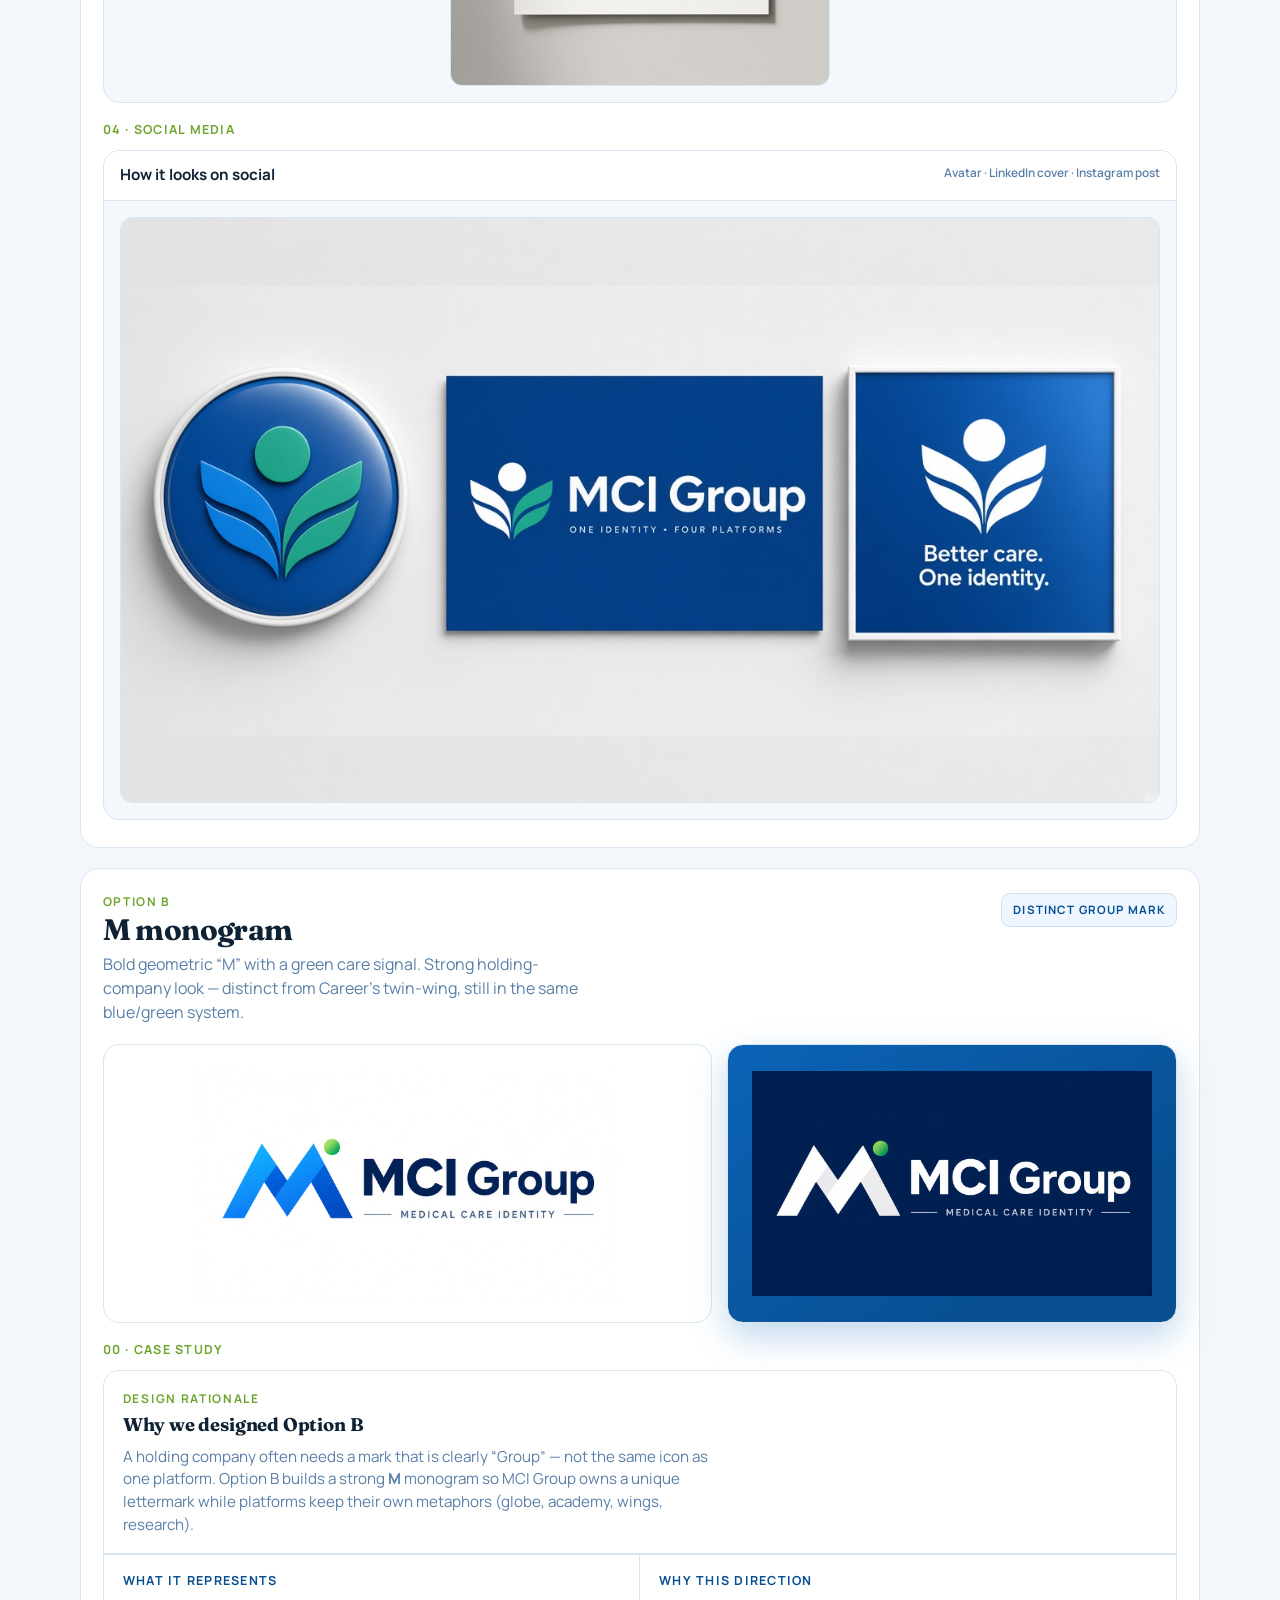
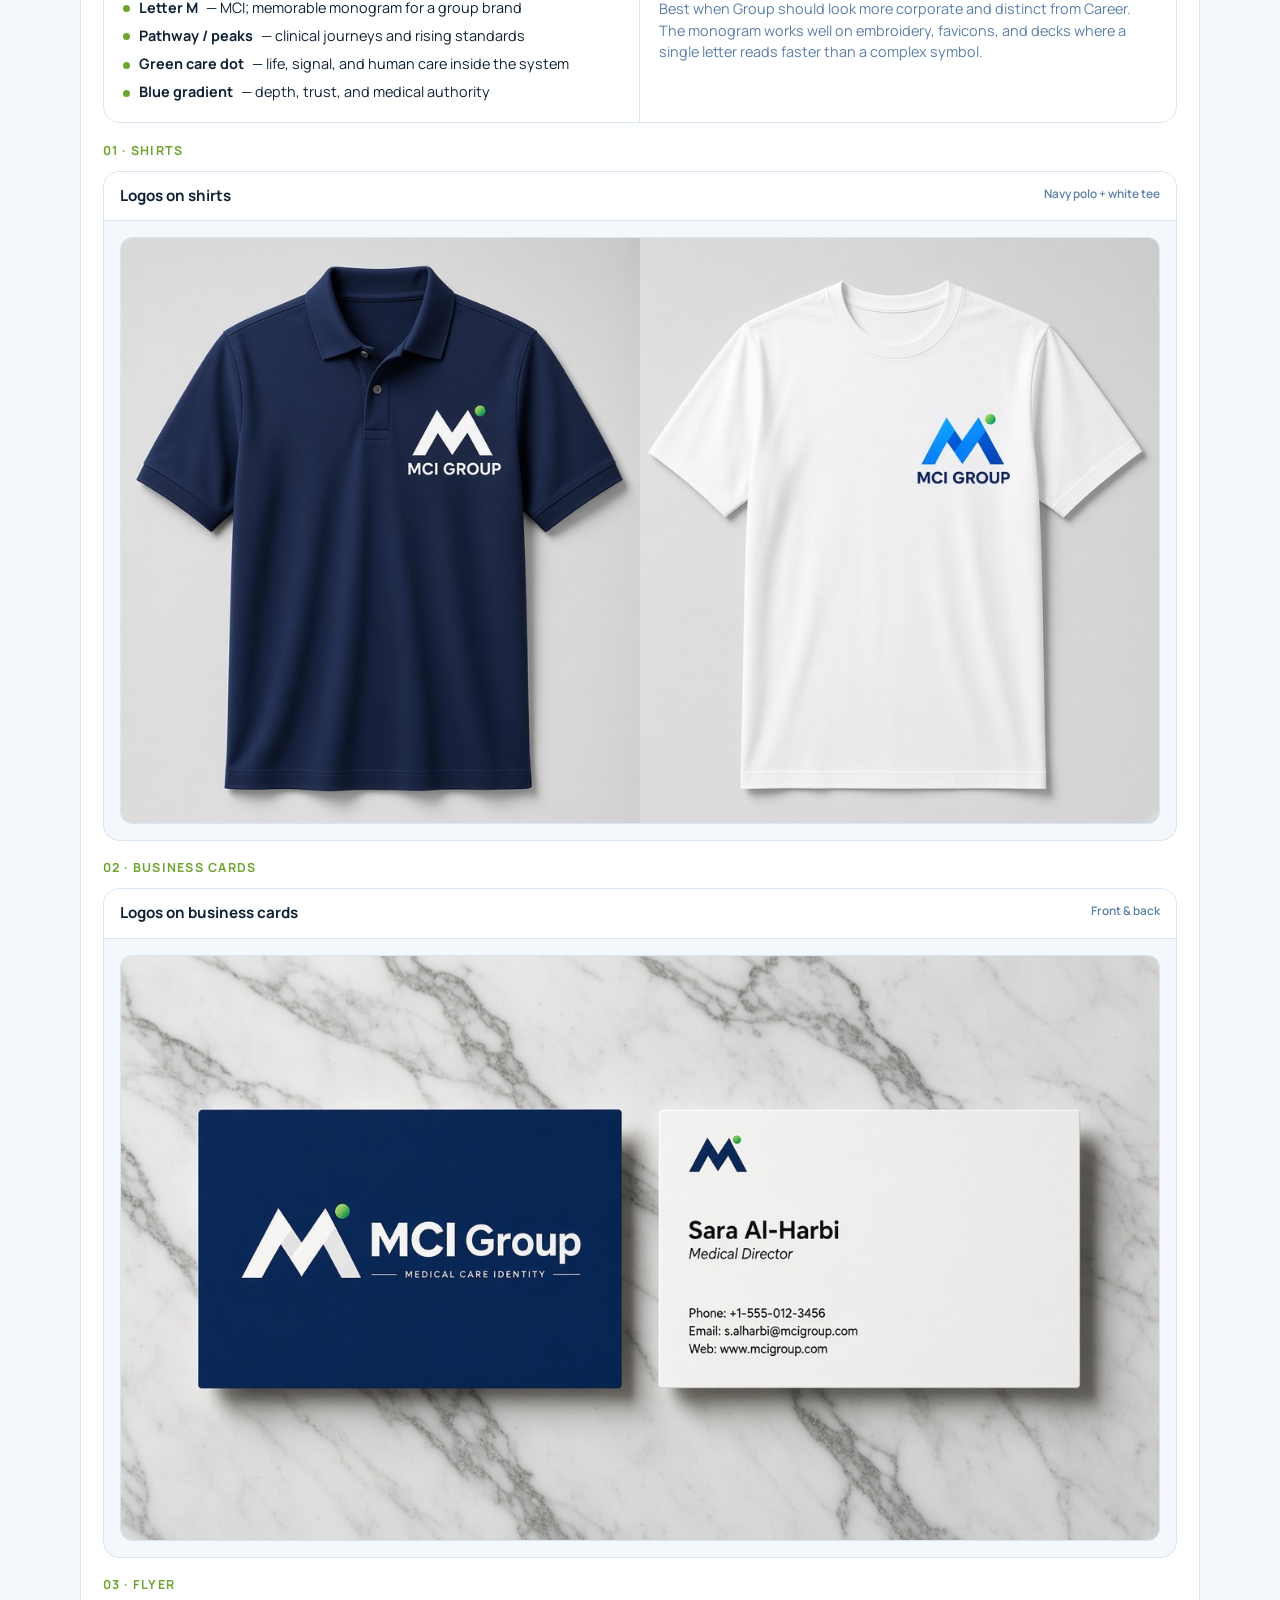
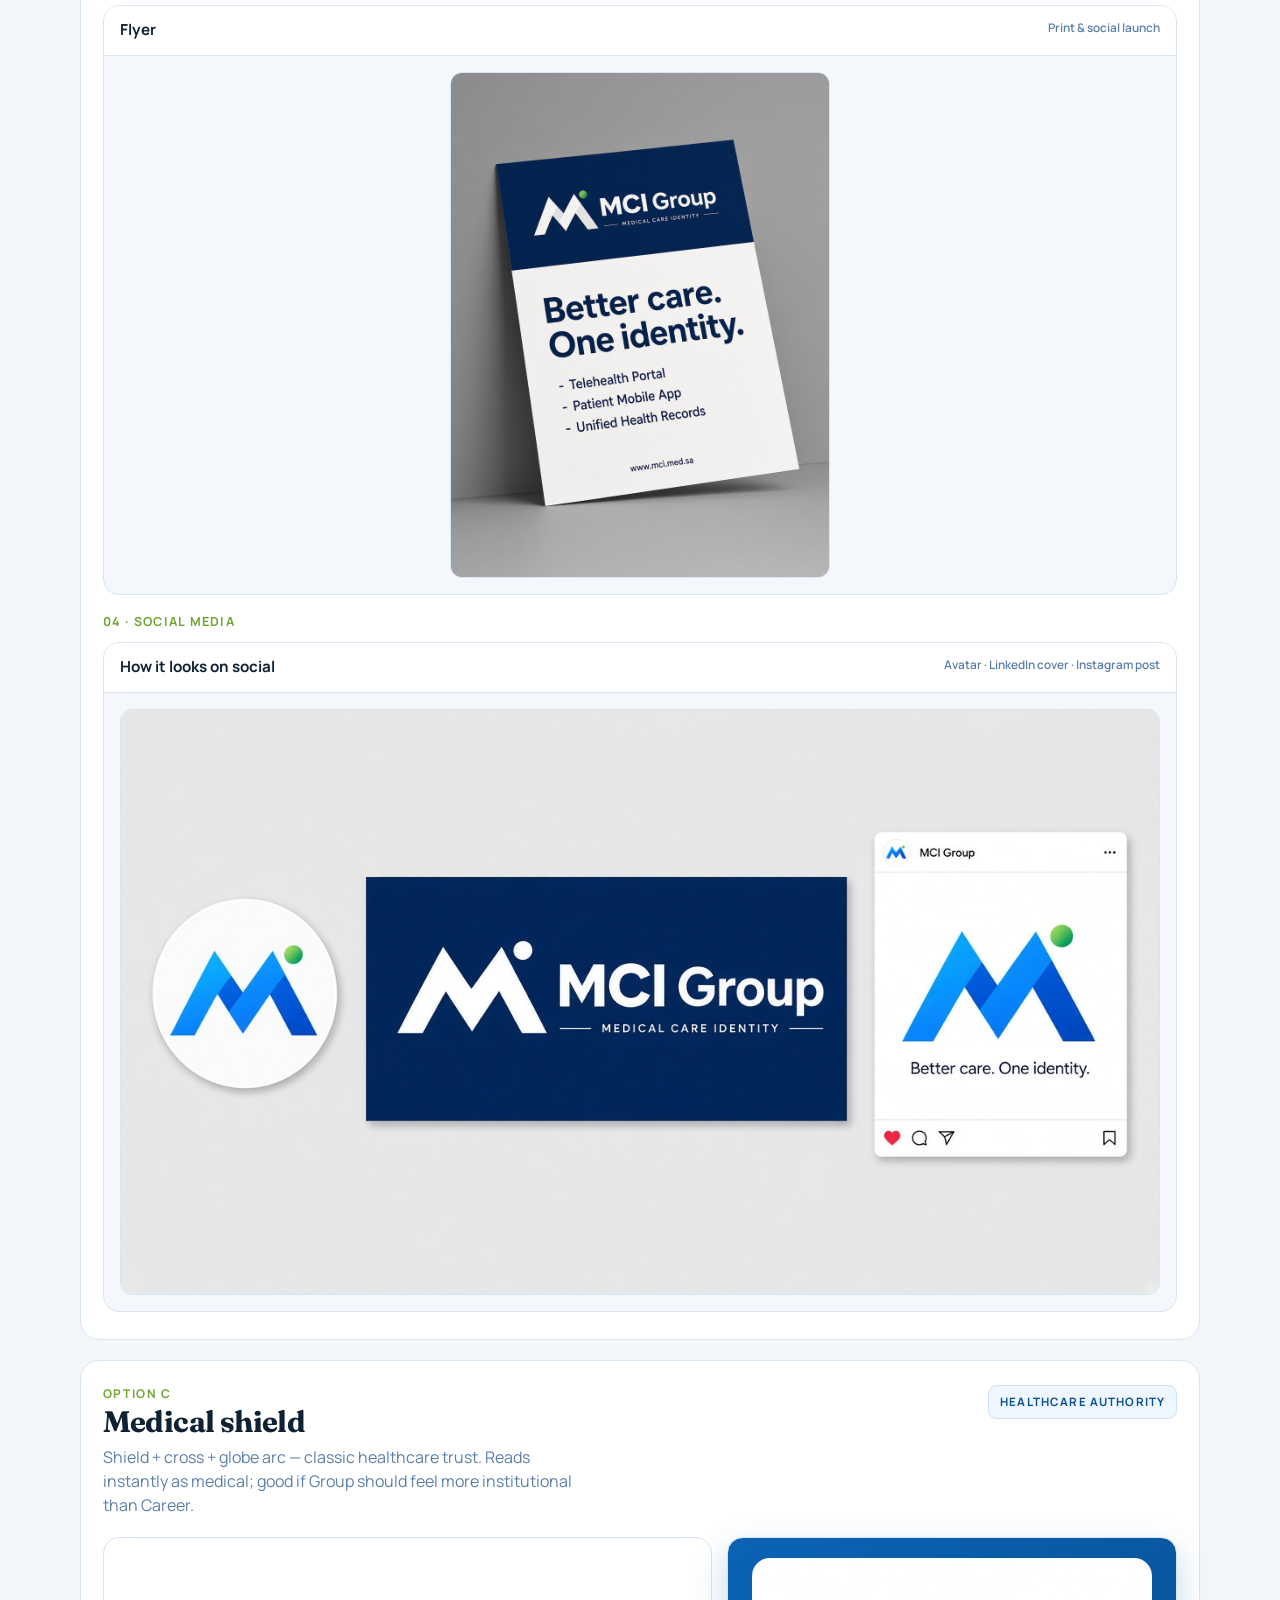
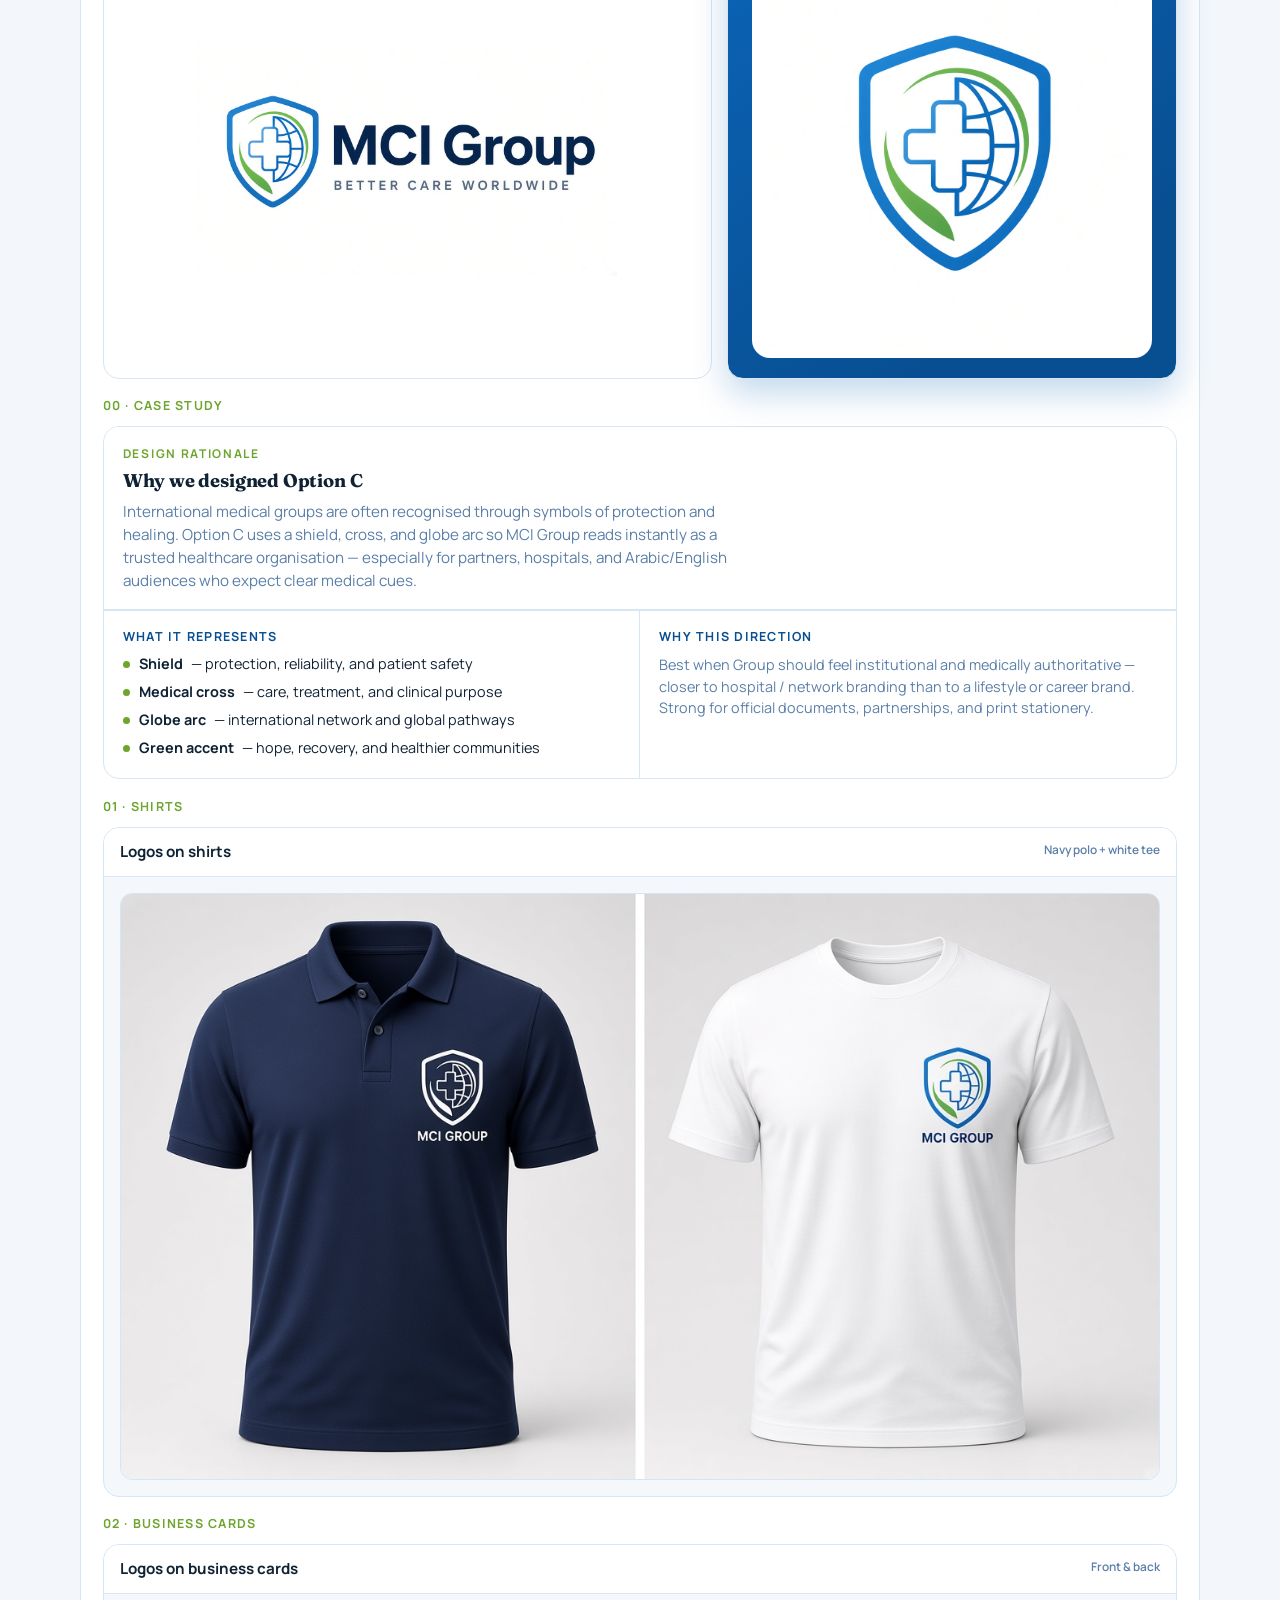
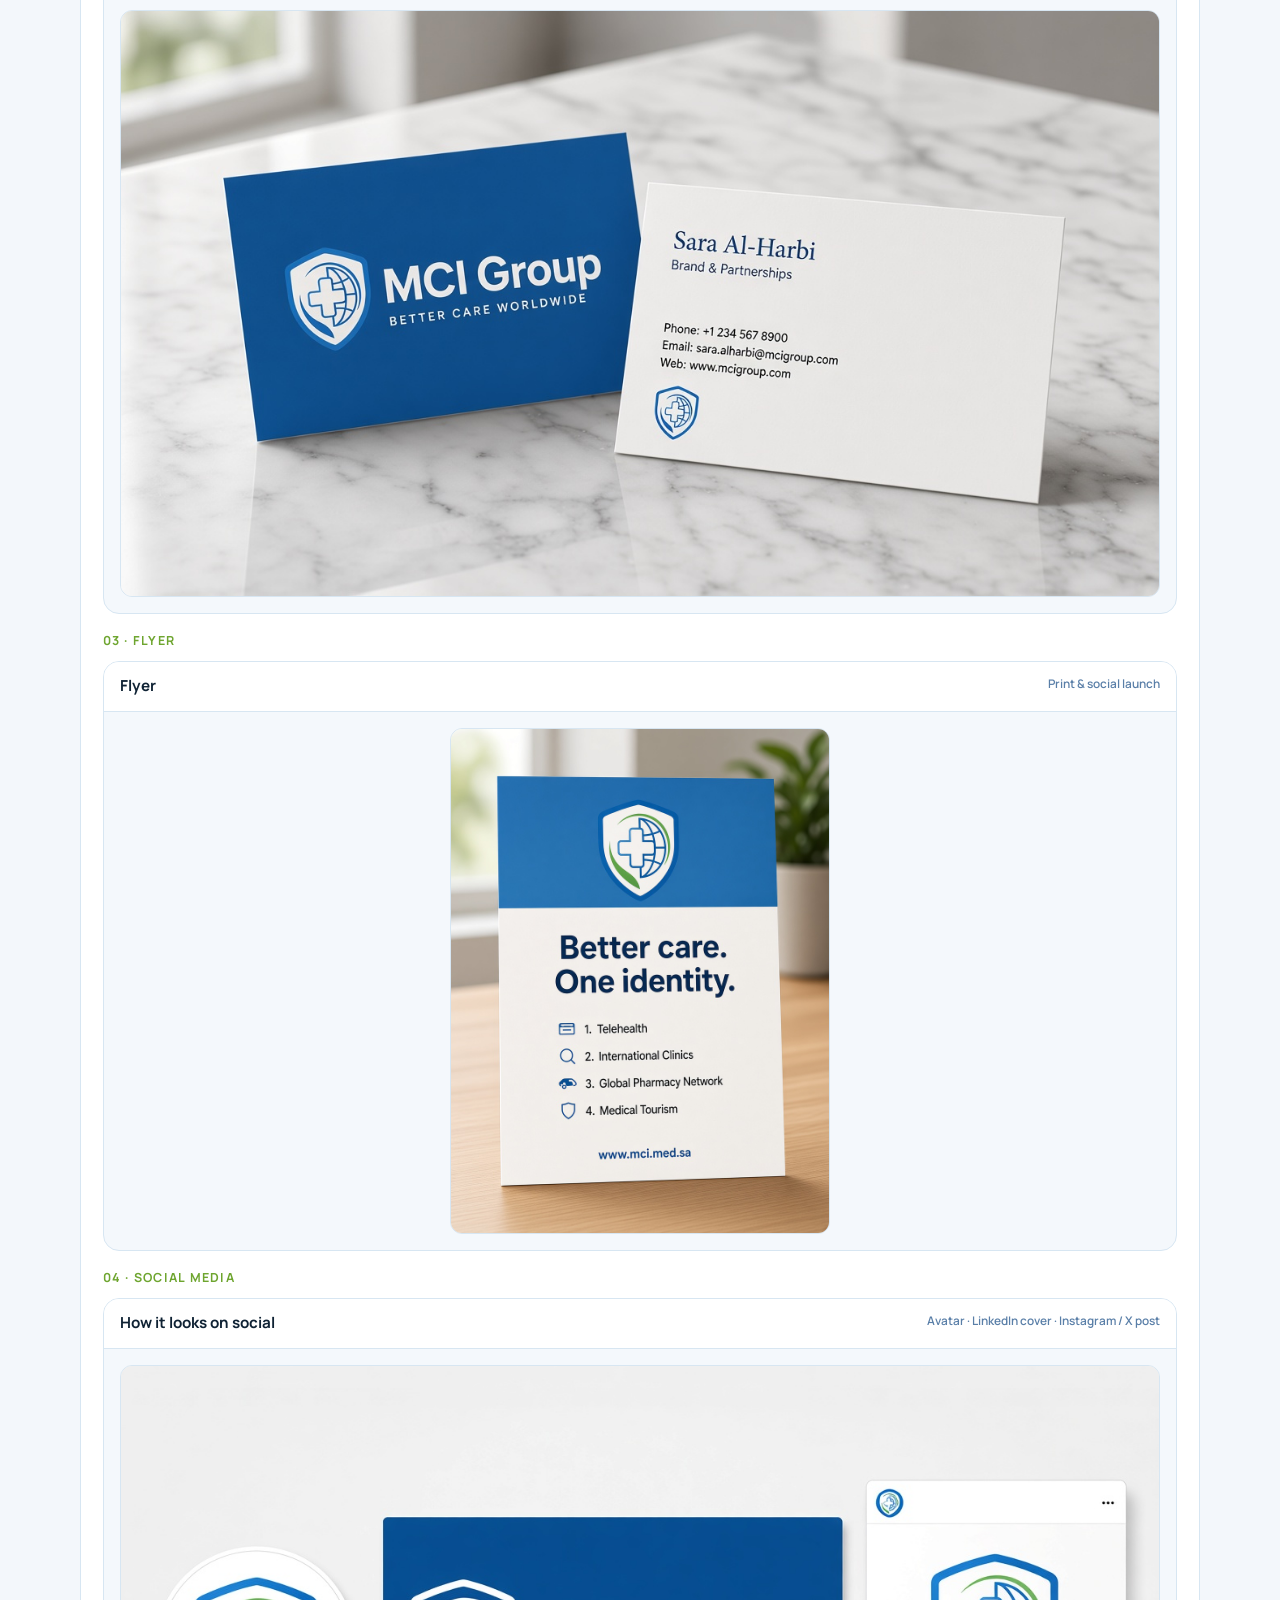
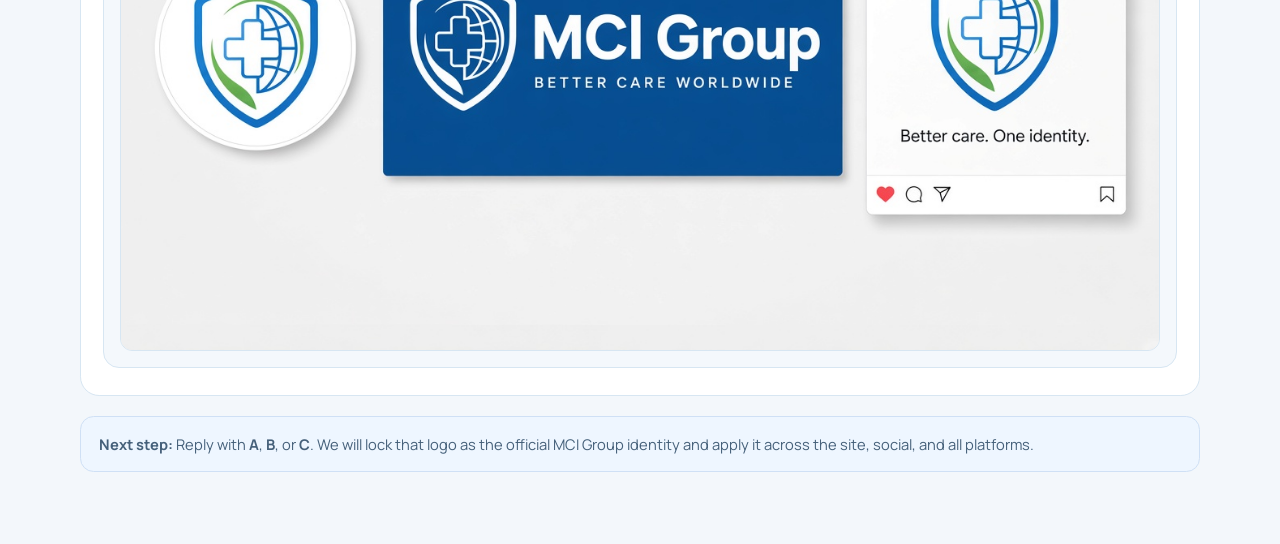
<file: visual-identity.html>
<!DOCTYPE html>
<html lang="en">
<head>
  <meta charset="utf-8">
  <meta name="viewport" content="width=device-width, initial-scale=1">
  <title>MCI Group — Logo Options A · B · C</title>
  <link rel="preconnect" href="https://fonts.googleapis.com">
  <link rel="preconnect" href="https://fonts.gstatic.com" crossorigin>
  <link href="https://fonts.googleapis.com/css2?family=Fraunces:opsz,wght@9..144,500;9..144,700&family=Manrope:wght@400;500;600;700&display=swap" rel="stylesheet">
  <link rel="stylesheet" href="shared-system.css">
  <style>
    body {
      background:
        radial-gradient(1100px 480px at 6% -10%, #d9ecff 0%, transparent 55%),
        radial-gradient(900px 420px at 100% 0%, #e8f6d8 0%, transparent 48%),
        var(--mist);
    }
    .wrap { width: min(1120px, calc(100% - 2rem)); margin: 0 auto; padding: 2rem 0 4.5rem; }
    .top {
      display: flex; justify-content: space-between; gap: 1rem;
      flex-wrap: wrap; align-items: center; margin-bottom: 1.5rem;
    }
    .top .brand-img { height: 42px; width: auto; }
    .top .links { display: flex; flex-wrap: wrap; gap: .55rem; }
    .top .links a {
      text-decoration: none; font-weight: 700; font-size: .85rem;
      padding: .6rem .95rem; border-radius: .6rem;
      background: #fff; color: var(--blue-dk); border: 1px solid var(--line);
    }
    .top .links a.primary { background: var(--blue); color: #fff; border-color: transparent; }

    .hero { max-width: 60ch; margin-bottom: 1.5rem; }
    .hero h1 { font-size: clamp(2rem, 4.2vw, 3rem); margin: .35rem 0 .75rem; }
    .hero p { margin: 0; color: var(--muted); font-size: 1.05rem; }

    .picker {
      display: grid; grid-template-columns: repeat(3, 1fr); gap: .75rem;
      margin-bottom: 2rem; position: sticky; top: .75rem; z-index: 20;
    }
    .picker a {
      text-decoration: none; color: inherit; background: #fff;
      border: 1px solid var(--line); border-radius: 1rem; padding: 1rem 1.05rem;
      box-shadow: 0 10px 28px rgba(15, 34, 52, .06);
      transition: transform .2s ease, border-color .2s ease;
    }
    .picker a:hover { transform: translateY(-2px); border-color: var(--blue); }
    .picker .opt {
      font-size: .7rem; font-weight: 700; letter-spacing: .12em;
      text-transform: uppercase; color: var(--green); margin-bottom: .25rem;
    }
    .picker strong { display: block; font-size: .95rem; margin-bottom: .2rem; }
    .picker span { font-size: .8rem; color: var(--muted); }

    .option {
      background: #fff; border: 1px solid var(--line); border-radius: 1.2rem;
      padding: 1.5rem 1.35rem 1.7rem; margin-bottom: 1.25rem;
      scroll-margin-top: 6.5rem;
    }
    .option-head {
      display: flex; justify-content: space-between; gap: 1rem;
      flex-wrap: wrap; align-items: flex-start; margin-bottom: 1.25rem;
    }
    .option-head h2 { margin: .2rem 0 .35rem; font-size: clamp(1.4rem, 2.5vw, 1.85rem); }
    .option-head p { margin: 0; color: var(--muted); max-width: 48ch; }
    .badge {
      font-size: .72rem; font-weight: 700; letter-spacing: .1em; text-transform: uppercase;
      background: #eef6ff; color: var(--blue-dk); border: 1px solid #cfe0f5;
      padding: .45rem .7rem; border-radius: .55rem; white-space: nowrap;
    }

    .logo-row {
      display: grid; grid-template-columns: 1.15fr .85fr; gap: .9rem; margin-bottom: 1.1rem;
    }
    .logo-box {
      border: 1px solid var(--line); border-radius: 1rem; background: #fff;
      min-height: 170px; display: grid; place-items: center; padding: 1.25rem;
    }
    .logo-box img { width: min(100%, 420px); height: auto; }
    .logo-box.dark {
      background: linear-gradient(145deg, #0B63B6, #084F92 75%);
      box-shadow: 0 14px 34px rgba(11, 99, 182, .25);
    }
    .logo-box.dark img { width: min(100%, 400px); }
    .mark-only {
      width: 96px; height: 96px; object-fit: contain;
      background: #fff; border-radius: 18px; padding: .5rem;
      border: 1px solid rgba(255,255,255,.35);
    }

    .sub {
      margin: 1.15rem 0 .65rem;
      font-size: .78rem; font-weight: 700; letter-spacing: .1em;
      text-transform: uppercase; color: var(--green);
    }
    .apps { display: grid; gap: .85rem; }
    .app {
      border: 1px solid var(--line); border-radius: 1rem; overflow: hidden; background: #f4f8fc;
    }
    .app .label {
      display: flex; justify-content: space-between; gap: .75rem; flex-wrap: wrap;
      padding: .8rem 1rem; background: #fff; border-bottom: 1px solid var(--line);
    }
    .app .label h3 {
      margin: 0; font-size: .95rem; font-family: var(--font-en); letter-spacing: 0;
    }
    .app .label span { font-size: .74rem; color: var(--muted); font-weight: 600; }
    .app .stage { padding: 1rem; }
    .app .stage img {
      width: 100%; height: auto; display: block; border-radius: .75rem;
      border: 1px solid var(--line); background: #fff;
    }
    .app.flyer .stage { display: grid; place-items: center; }
    .app.flyer .stage img { max-width: 380px; }

    .case {
      border: 1px solid var(--line); border-radius: 1rem; overflow: hidden;
      background: linear-gradient(180deg, #f7fafc 0%, #fff 55%);
      margin-bottom: .35rem;
    }
    .case .case-top {
      padding: 1.15rem 1.2rem 1rem;
      border-bottom: 1px solid var(--line);
      background: #fff;
    }
    .case .case-top h3 {
      margin: .2rem 0 .45rem; font-size: 1.15rem;
      font-family: var(--font-en-display); letter-spacing: -.01em;
    }
    .case .case-top p { margin: 0; color: var(--muted); font-size: .95rem; max-width: 68ch; }
    .case-grid {
      display: grid; grid-template-columns: 1fr 1fr; gap: 0;
    }
    .case-grid article {
      padding: 1.1rem 1.2rem 1.2rem; border-top: 1px solid var(--line);
    }
    .case-grid article:nth-child(odd) { border-right: 1px solid var(--line); }
    .case-grid h4 {
      margin: 0 0 .45rem; font-size: .78rem; font-weight: 700;
      letter-spacing: .1em; text-transform: uppercase; color: var(--blue-dk);
      font-family: var(--font-en);
    }
    .case-grid p { margin: 0; color: var(--muted); font-size: .9rem; line-height: 1.5; }
    .case-grid ul {
      margin: 0; padding: 0; list-style: none; display: grid; gap: .45rem;
    }
    .case-grid li {
      font-size: .9rem; color: var(--ink); display: flex; gap: .55rem; line-height: 1.45;
    }
    .case-grid li::before {
      content: ""; width: 7px; height: 7px; border-radius: 50%;
      background: var(--green); margin-top: .45rem; flex-shrink: 0;
    }
    .case-grid li strong { font-weight: 700; color: var(--ink); }

    .note {
      margin-top: .35rem; padding: 1rem 1.1rem; border-radius: .85rem;
      background: #eef6ff; border: 1px solid #cfe0f5; color: #45607a; font-size: .92rem;
    }

    @media (max-width: 860px) {
      .picker, .logo-row, .case-grid { grid-template-columns: 1fr; }
      .picker { position: static; }
      .case-grid article:nth-child(odd) { border-right: 0; }
    }
  </style>
</head>
<body>
  <div class="wrap">
    <div class="top">
      <a href="index.html">
        <img class="brand-img" src="assets/options/option-a-logo.jpg" alt="MCI Group">
      </a>
      <div class="links">
        <a href="brand-system.html">Brand system</a>
        <a class="primary" href="index.html">Prototypes →</a>
      </div>
    </div>

    <header class="hero">
      <div class="kicker">Pick one master logo</div>
      <h1>3 MCI Group logo options</h1>
      <p>
        Each option includes a design case study, shirts, business cards, flyer,
        and social media (avatar, cover, post). Pick A, B, or C to lock as the official MCI Group identity.
      </p>
    </header>

    <nav class="picker" aria-label="Logo options">
      <a href="#option-a">
        <div class="opt">Option A</div>
        <strong>People / Care wings</strong>
        <span>Same DNA as MCI Career</span>
      </a>
      <a href="#option-b">
        <div class="opt">Option B</div>
        <strong>M monogram</strong>
        <span>Strong lettermark</span>
      </a>
      <a href="#option-c">
        <div class="opt">Option C</div>
        <strong>Medical shield</strong>
        <span>Classic healthcare trust</span>
      </a>
    </nav>

    <!-- OPTION A -->
    <section class="option" id="option-a">
      <div class="option-head">
        <div>
          <div class="kicker">Option A</div>
          <h2>People / Care wings</h2>
          <p>Closest to career.mci.med.sa — twin-wing mark for people-powered care. Best if Group and Career should feel like one family.</p>
        </div>
        <div class="badge">Recommend for brand family</div>
      </div>

      <div class="logo-row">
        <div class="logo-box">
          <img src="assets/options/option-a-logo.jpg" alt="Option A logo light">
        </div>
        <div class="logo-box dark">
          <img src="assets/options/option-a-white.jpg" alt="Option A logo dark">
        </div>
      </div>

      <div class="sub">00 · Case study</div>
      <div class="case">
        <div class="case-top">
          <div class="kicker">Design rationale</div>
          <h3>Why we designed Option A</h3>
          <p>
            MCI Group sits above Consultation, Academy, Career, and Research. Option A uses the same
            “people / care” language as career.mci.med.sa so the holding brand and platforms feel like
            one family — useful for social launch and cross-platform marketing.
          </p>
        </div>
        <div class="case-grid">
          <article>
            <h4>What it represents</h4>
            <ul>
              <li><strong>Circle (head)</strong> — the human at the centre of care</li>
              <li><strong>Twin wings</strong> — support, partnership, and global reach</li>
              <li><strong>Blue + green</strong> — trust (medical) + growth / vitality (care)</li>
              <li><strong>Open upward form</strong> — progress and a healthier future</li>
            </ul>
          </article>
          <article>
            <h4>Why this direction</h4>
            <p>
              Best when MCI Group should feel warm, human, and aligned with Career.
              Easy to recognise on shirts, social avatars, and cards because the mark is simple
              and already proven on a live MCI platform.
            </p>
          </article>
        </div>
      </div>

      <div class="sub">01 · Shirts</div>
      <div class="apps">
        <article class="app">
          <div class="label"><h3>Logos on shirts</h3><span>Navy polo + white tee</span></div>
          <div class="stage"><img src="assets/options/option-a-shirts.jpg" alt="Option A shirts"></div>
        </article>
      </div>

      <div class="sub">02 · Business cards</div>
      <div class="apps">
        <article class="app">
          <div class="label"><h3>Logos on business cards</h3><span>Front &amp; back</span></div>
          <div class="stage"><img src="assets/options/option-a-cards.jpg" alt="Option A cards"></div>
        </article>
      </div>

      <div class="sub">03 · Flyer</div>
      <div class="apps">
        <article class="app flyer">
          <div class="label"><h3>Flyer</h3><span>Print &amp; social launch</span></div>
          <div class="stage"><img src="assets/options/option-a-flyer.jpg" alt="Option A flyer"></div>
        </article>
      </div>

      <div class="sub">04 · Social media</div>
      <div class="apps">
        <article class="app">
          <div class="label"><h3>How it looks on social</h3><span>Avatar · LinkedIn cover · Instagram post</span></div>
          <div class="stage"><img src="assets/options/option-a-social.jpg" alt="Option A social media"></div>
        </article>
      </div>
    </section>

    <!-- OPTION B -->
    <section class="option" id="option-b">
      <div class="option-head">
        <div>
          <div class="kicker">Option B</div>
          <h2>M monogram</h2>
          <p>Bold geometric “M” with a green care signal. Strong holding-company look — distinct from Career’s twin-wing, still in the same blue/green system.</p>
        </div>
        <div class="badge">Distinct Group mark</div>
      </div>

      <div class="logo-row">
        <div class="logo-box">
          <img src="assets/options/option-b-logo.jpg" alt="Option B logo light">
        </div>
        <div class="logo-box dark">
          <img src="assets/options/option-b-white.jpg" alt="Option B logo dark">
        </div>
      </div>

      <div class="sub">00 · Case study</div>
      <div class="case">
        <div class="case-top">
          <div class="kicker">Design rationale</div>
          <h3>Why we designed Option B</h3>
          <p>
            A holding company often needs a mark that is clearly “Group” — not the same icon as one
            platform. Option B builds a strong <strong>M</strong> monogram so MCI Group owns a unique
            lettermark while platforms keep their own metaphors (globe, academy, wings, research).
          </p>
        </div>
        <div class="case-grid">
          <article>
            <h4>What it represents</h4>
            <ul>
              <li><strong>Letter M</strong> — MCI; memorable monogram for a group brand</li>
              <li><strong>Pathway / peaks</strong> — clinical journeys and rising standards</li>
              <li><strong>Green care dot</strong> — life, signal, and human care inside the system</li>
              <li><strong>Blue gradient</strong> — depth, trust, and medical authority</li>
            </ul>
          </article>
          <article>
            <h4>Why this direction</h4>
            <p>
              Best when Group should look more corporate and distinct from Career.
              The monogram works well on embroidery, favicons, and decks where a single letter
              reads faster than a complex symbol.
            </p>
          </article>
        </div>
      </div>

      <div class="sub">01 · Shirts</div>
      <div class="apps">
        <article class="app">
          <div class="label"><h3>Logos on shirts</h3><span>Navy polo + white tee</span></div>
          <div class="stage"><img src="assets/options/option-b-shirts.jpg" alt="Option B shirts"></div>
        </article>
      </div>

      <div class="sub">02 · Business cards</div>
      <div class="apps">
        <article class="app">
          <div class="label"><h3>Logos on business cards</h3><span>Front &amp; back</span></div>
          <div class="stage"><img src="assets/options/option-b-cards.jpg" alt="Option B cards"></div>
        </article>
      </div>

      <div class="sub">03 · Flyer</div>
      <div class="apps">
        <article class="app flyer">
          <div class="label"><h3>Flyer</h3><span>Print &amp; social launch</span></div>
          <div class="stage"><img src="assets/options/option-b-flyer.jpg" alt="Option B flyer"></div>
        </article>
      </div>

      <div class="sub">04 · Social media</div>
      <div class="apps">
        <article class="app">
          <div class="label"><h3>How it looks on social</h3><span>Avatar · LinkedIn cover · Instagram post</span></div>
          <div class="stage"><img src="assets/options/option-b-social.jpg" alt="Option B social media"></div>
        </article>
      </div>
    </section>

    <!-- OPTION C -->
    <section class="option" id="option-c">
      <div class="option-head">
        <div>
          <div class="kicker">Option C</div>
          <h2>Medical shield</h2>
          <p>Shield + cross + globe arc — classic healthcare trust. Reads instantly as medical; good if Group should feel more institutional than Career.</p>
        </div>
        <div class="badge">Healthcare authority</div>
      </div>

      <div class="logo-row">
        <div class="logo-box">
          <img src="assets/options/option-c-logo.jpg" alt="Option C logo light">
        </div>
        <div class="logo-box dark">
          <img class="mark-only" src="assets/options/option-c-mark.jpg" alt="Option C mark">
        </div>
      </div>

      <div class="sub">00 · Case study</div>
      <div class="case">
        <div class="case-top">
          <div class="kicker">Design rationale</div>
          <h3>Why we designed Option C</h3>
          <p>
            International medical groups are often recognised through symbols of protection and healing.
            Option C uses a shield, cross, and globe arc so MCI Group reads instantly as a trusted
            healthcare organisation — especially for partners, hospitals, and Arabic/English audiences
            who expect clear medical cues.
          </p>
        </div>
        <div class="case-grid">
          <article>
            <h4>What it represents</h4>
            <ul>
              <li><strong>Shield</strong> — protection, reliability, and patient safety</li>
              <li><strong>Medical cross</strong> — care, treatment, and clinical purpose</li>
              <li><strong>Globe arc</strong> — international network and global pathways</li>
              <li><strong>Green accent</strong> — hope, recovery, and healthier communities</li>
            </ul>
          </article>
          <article>
            <h4>Why this direction</h4>
            <p>
              Best when Group should feel institutional and medically authoritative —
              closer to hospital / network branding than to a lifestyle or career brand.
              Strong for official documents, partnerships, and print stationery.
            </p>
          </article>
        </div>
      </div>

      <div class="sub">01 · Shirts</div>
      <div class="apps">
        <article class="app">
          <div class="label"><h3>Logos on shirts</h3><span>Navy polo + white tee</span></div>
          <div class="stage"><img src="assets/options/option-c-shirts.jpg" alt="Option C shirts"></div>
        </article>
      </div>

      <div class="sub">02 · Business cards</div>
      <div class="apps">
        <article class="app">
          <div class="label"><h3>Logos on business cards</h3><span>Front &amp; back</span></div>
          <div class="stage"><img src="assets/options/option-c-cards.jpg" alt="Option C cards"></div>
        </article>
      </div>

      <div class="sub">03 · Flyer</div>
      <div class="apps">
        <article class="app flyer">
          <div class="label"><h3>Flyer</h3><span>Print &amp; social launch</span></div>
          <div class="stage"><img src="assets/options/option-c-flyer.jpg" alt="Option C flyer"></div>
        </article>
      </div>

      <div class="sub">04 · Social media</div>
      <div class="apps">
        <article class="app">
          <div class="label"><h3>How it looks on social</h3><span>Avatar · LinkedIn cover · Instagram / X post</span></div>
          <div class="stage"><img src="assets/options/option-c-social.jpg" alt="Option C social media"></div>
        </article>
      </div>
    </section>

    <div class="note">
      <strong>Next step:</strong> Reply with <strong>A</strong>, <strong>B</strong>, or <strong>C</strong>.
      We will lock that logo as the official MCI Group identity and apply it across the site, social, and all platforms.
    </div>
  </div>
</body>
</html>
</file>
<file: shared-system.css>
/* MCI Group — ONE shared system for all platforms & prototypes */
:root {
  --blue: #0B63B6;
  --blue-dk: #084F92;
  --blue-lt: #1A8CFF;
  --green: #6EA52F;
  --green-lt: #8CC63F;
  --ink: #0F2234;
  --muted: #5A7FA8;
  --mist: #F3F7FB;
  --line: #D7E6F2;
  --white: #FFFFFF;
  --font-en: "Manrope", system-ui, sans-serif;
  --font-en-display: "Fraunces", Georgia, serif;
  --font-ar: "Cairo", "Tajawal", sans-serif;
  --radius: 1rem;
  --shadow: 0 14px 40px rgba(15, 34, 52, 0.08);
}

* { box-sizing: border-box; }
html { scroll-behavior: smooth; }
body {
  margin: 0;
  font-family: var(--font-en);
  color: var(--ink);
  background: var(--mist);
  line-height: 1.5;
}
[lang="ar"], .ar { font-family: var(--font-ar); direction: rtl; }

h1, h2, .display {
  font-family: var(--font-en-display);
  letter-spacing: -0.02em;
  line-height: 1.1;
}
.ar h1, .ar h2, .ar .display,
[lang="ar"] h1, [lang="ar"] h2 {
  font-family: var(--font-ar);
  font-weight: 700;
  letter-spacing: 0;
}

a { color: inherit; }
img { max-width: 100%; display: block; }

.container {
  width: min(1160px, calc(100% - 2rem));
  margin-inline: auto;
}

.btn {
  display: inline-flex;
  align-items: center;
  justify-content: center;
  gap: .5rem;
  padding: .85rem 1.2rem;
  border-radius: .7rem;
  font-weight: 700;
  font-size: .92rem;
  text-decoration: none;
  border: 0;
  cursor: pointer;
  transition: transform .2s ease, box-shadow .2s ease;
}
.btn:hover { transform: translateY(-2px); }
.btn-primary { background: var(--blue); color: #fff; }
.btn-primary:hover { background: var(--blue-dk); box-shadow: 0 10px 24px rgba(11,99,182,.25); }
.btn-ghost {
  background: transparent;
  color: #fff;
  box-shadow: inset 0 0 0 1.5px rgba(255,255,255,.55);
}
.btn-outline {
  background: #fff;
  color: var(--blue-dk);
  box-shadow: inset 0 0 0 1.5px var(--line);
}

.kicker {
  color: var(--green);
  font-size: .75rem;
  font-weight: 700;
  letter-spacing: .14em;
  text-transform: uppercase;
}

.brand-lockup {
  display: inline-flex;
  align-items: center;
  gap: .75rem;
  text-decoration: none;
  color: inherit;
  flex-shrink: 0;
}
.brand-lockup img.mark { width: 40px; height: 40px; }
.brand-lockup strong { display: block; font-size: .95rem; font-weight: 700; }
.brand-lockup small {
  display: block;
  font-size: .68rem;
  letter-spacing: .1em;
  text-transform: uppercase;
  color: var(--muted);
  font-weight: 600;
}

/* Proper 3-zone nav: brand | links | actions */
.mci-nav {
  display: grid;
  grid-template-columns: auto 1fr auto;
  align-items: center;
  gap: 1.25rem;
  min-height: 64px;
  padding: .85rem 0;
}
.mci-nav__links {
  display: flex;
  align-items: center;
  justify-content: center;
  flex-wrap: wrap;
  gap: .15rem 1.35rem;
}
.mci-nav__links a {
  text-decoration: none;
  font-size: .9rem;
  font-weight: 600;
  color: inherit;
  opacity: .88;
  padding: .35rem 0;
  position: relative;
}
.mci-nav__links a:hover { opacity: 1; }
.mci-nav__links a::after {
  content: "";
  position: absolute;
  left: 0; right: 0; bottom: 0;
  height: 2px;
  background: var(--green);
  transform: scaleX(0);
  transition: transform .2s ease;
}
.mci-nav__links a:hover::after { transform: scaleX(1); }
.mci-nav__actions {
  display: flex;
  align-items: center;
  gap: .55rem;
  flex-shrink: 0;
}
.mci-nav .nav-cta {
  display: inline-flex;
  align-items: center;
  text-decoration: none;
  font-size: .82rem;
  font-weight: 700;
  padding: .55rem .9rem;
  border-radius: .55rem;
  background: #fff;
  color: var(--blue-dk);
  white-space: nowrap;
}
.mci-nav--on-dark { color: #fff; }
.mci-nav--on-dark .brand-lockup small { color: rgba(255,255,255,.7); }
.mci-nav--on-dark .mci-nav__links a { color: rgba(255,255,255,.92); }
.mci-nav--on-light { color: var(--ink); }
.mci-nav--on-light .nav-cta {
  background: var(--blue);
  color: #fff;
}

.hero-copy {
  padding: 2.5rem 0 4.25rem;
  max-width: 42rem;
}
.hero-copy h1 {
  font-size: clamp(2.8rem, 6.5vw, 4.8rem);
  margin: .45rem 0 .9rem;
}
.hero-copy p {
  margin: 0 0 1.5rem;
  font-size: 1.1rem;
  line-height: 1.5;
  max-width: 38ch;
}
.hero-copy .cta-row {
  display: flex;
  flex-wrap: wrap;
  gap: .7rem;
}

@media (max-width: 860px) {
  .mci-nav {
    grid-template-columns: 1fr auto;
    gap: .75rem;
  }
  .mci-nav__links {
    grid-column: 1 / -1;
    order: 3;
    justify-content: flex-start;
    gap: .85rem 1.1rem;
    padding-top: .15rem;
  }
}

.platform-grid {
  display: grid;
  grid-template-columns: repeat(4, 1fr);
  gap: 1rem;
}
.platform-card {
  background: #fff;
  border: 1px solid var(--line);
  border-radius: var(--radius);
  padding: 1.2rem;
  text-decoration: none;
  color: inherit;
  transition: border-color .2s ease, transform .2s ease, box-shadow .2s ease;
}
.platform-card:hover {
  border-color: var(--blue);
  transform: translateY(-3px);
  box-shadow: var(--shadow);
}
.platform-card .mark { width: 48px; height: 48px; margin-bottom: .85rem; }
.platform-card h3 { margin: 0 0 .35rem; font-size: 1rem; font-family: var(--font-en); font-weight: 700; letter-spacing: 0; }
.platform-card p { margin: 0; color: var(--muted); font-size: .88rem; }

.site-footer {
  border-top: 1px solid var(--line);
  padding: 1.5rem 0 2rem;
  color: var(--muted);
  font-size: .88rem;
  display: flex;
  justify-content: space-between;
  gap: 1rem;
  flex-wrap: wrap;
}
.site-footer a { color: var(--blue-dk); font-weight: 600; text-decoration: none; }

@media (max-width: 900px) {
  .platform-grid { grid-template-columns: 1fr 1fr; }
}
@media (max-width: 560px) {
  .platform-grid { grid-template-columns: 1fr; }
}
</file>
